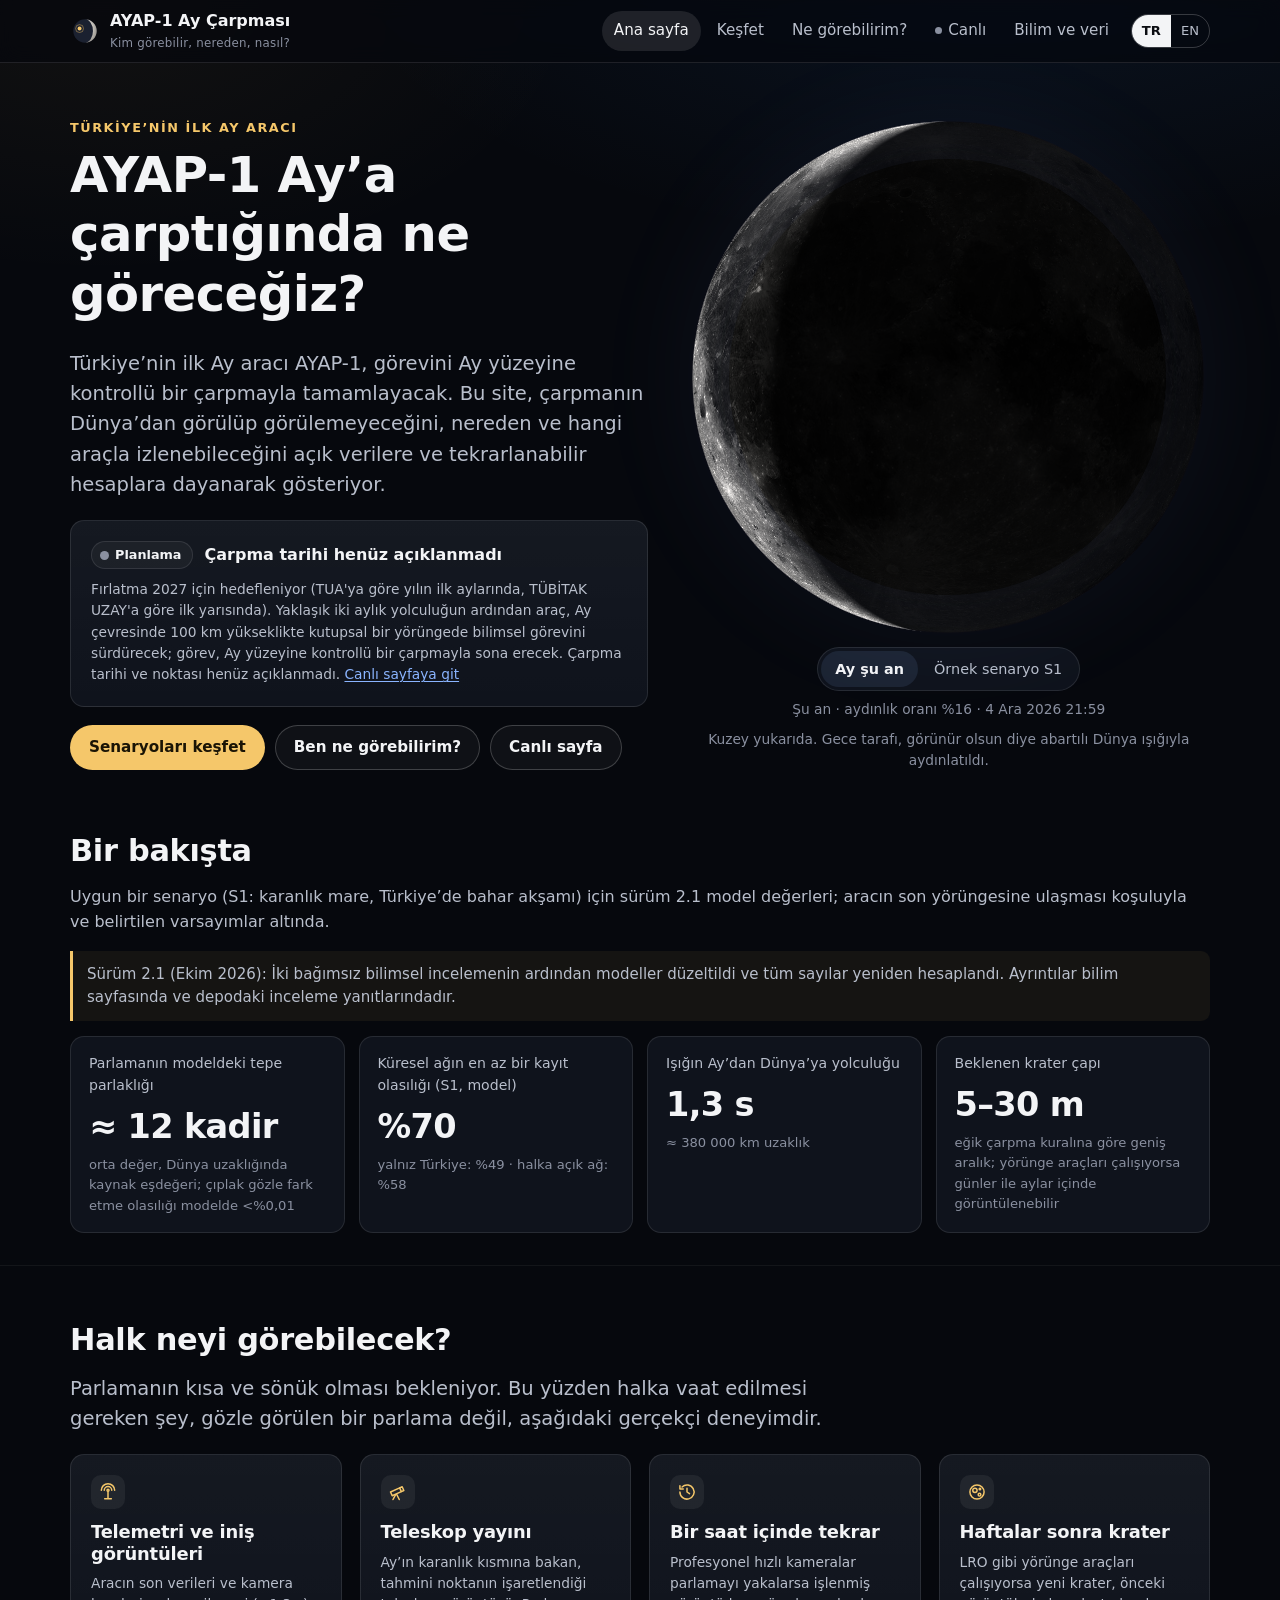
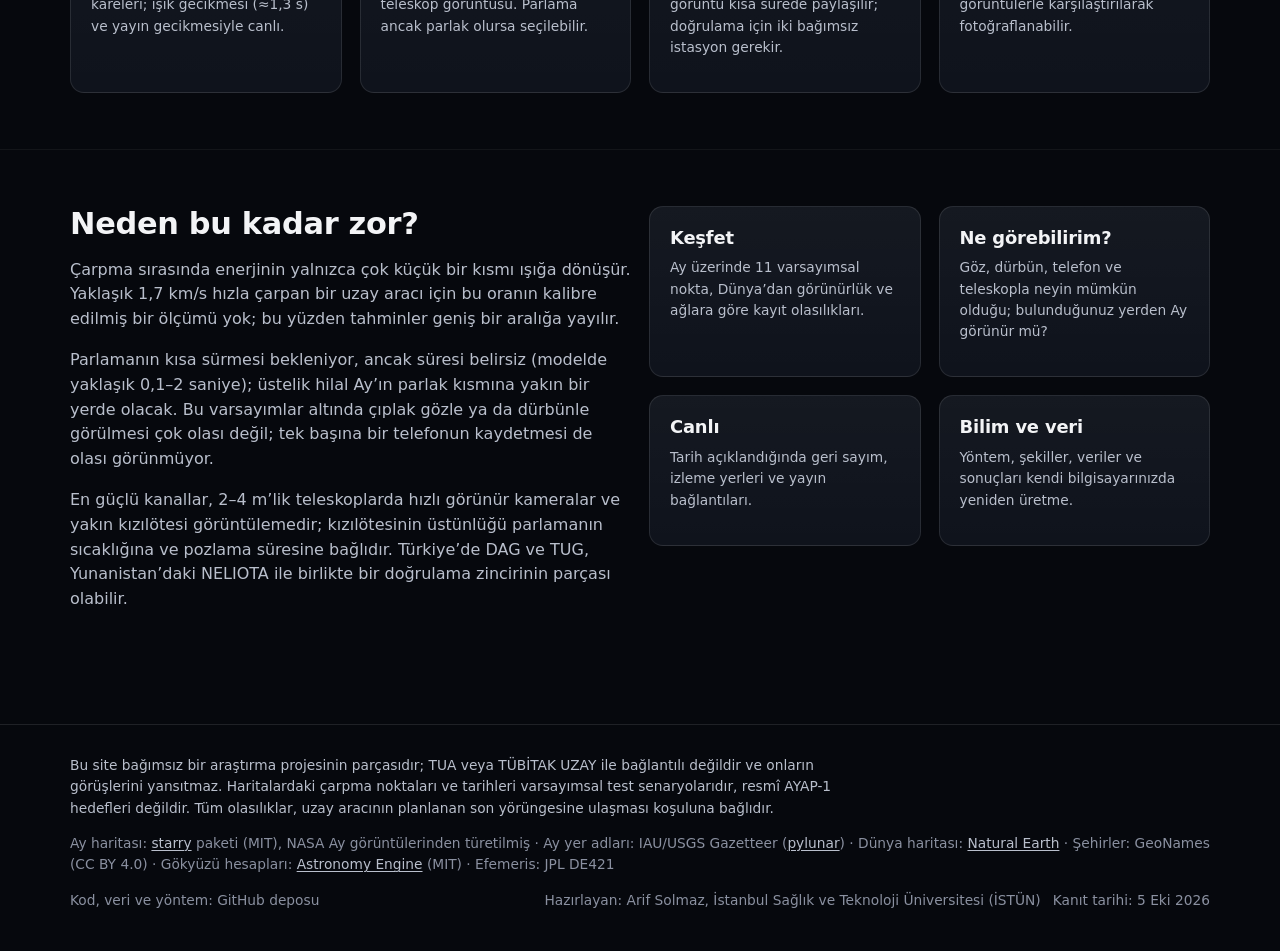
<file: site/index.html>
<!doctype html>
<html lang="tr">
<head>
<meta charset="utf-8">
<meta name="viewport" content="width=device-width, initial-scale=1">
<title>AYAP-1 Ay Çarpması</title>
<meta name="description" content="AYAP-1'in Ay'a çarpması Dünya'dan görülebilir mi? Kim, nereden, hangi araçla? Açık veriye dayalı etkileşimli rehber. / Could AYAP-1's lunar impact be seen from Earth? An open, interactive guide.">
<meta property="og:title" content="AYAP-1 Ay Çarpması — Kim görebilir, nereden, nasıl?">
<meta property="og:description" content="Türkiye'nin ilk Ay aracının görev sonu çarpmasının gözlenebilirliği: senaryolar, haritalar ve canlı takip.">
<meta property="og:image" content="assets/img/og.png">
<meta property="og:type" content="website">
<meta name="twitter:card" content="summary_large_image">
<meta name="theme-color" content="#06080d">
<link rel="icon" href="assets/img/favicon.svg" type="image/svg+xml">
<link rel="stylesheet" href="assets/css/style.css">
</head>
<body data-page="home">
<a class="skip" href="#main">Skip to content</a>
<header id="site-header"></header>
<main id="main">
  <section class="hero">
    <div class="container">
      <div>
        <div class="kicker" data-i18n="home.kicker"></div>
        <h1 data-i18n="home.title"></h1>
        <p class="lead" data-i18n="home.lead"></p>
        <div class="card" id="status-card" style="margin-top:20px">
          <div class="row"><span id="status-badge"></span><strong id="status-title"></strong></div>
          <p class="secondary small" id="status-body" style="margin:10px 0 0"></p>
        </div>
        <div class="cta">
          <a class="btn primary" href="explore.html" data-keep-lang data-i18n="home.cta_explore"></a>
          <a class="btn" href="see.html" data-keep-lang data-i18n="home.cta_see"></a>
          <a class="btn" href="live.html" data-keep-lang data-i18n="home.cta_live"></a>
        </div>
      </div>
      <div>
        <div class="hero-moon"><div class="halo"></div><canvas id="hero-moon" aria-label="Moon"></canvas></div>
        <div class="row" style="justify-content:center;margin-top:10px">
          <div class="tabs" role="tablist">
            <button role="tab" id="tab-now" aria-selected="true" data-i18n="home.moon_now"></button>
            <button role="tab" id="tab-s1" aria-selected="false" data-i18n="home.moon_s1"></button>
          </div>
        </div>
        <div class="moon-caption" id="moon-caption"></div>
        <div class="moon-caption small" data-i18n="home.moon_note"></div>
      </div>
    </div>
  </section>

  <section class="section tight">
    <div class="container">
      <h2 data-i18n="home.numbers_title"></h2>
      <p class="secondary" data-i18n="home.numbers_lead"></p>
      <p class="note" data-i18n="common.revision"></p>
      <div class="stats" id="stats"></div>
    </div>
  </section>

  <section class="section">
    <div class="container">
      <h2 data-i18n="home.see_title"></h2>
      <p class="lead" data-i18n="home.see_lead"></p>
      <div class="grid four" style="margin-top:20px">
        <div class="card"><div class="icon" aria-hidden="true"><svg viewBox="0 0 24 24" width="20" height="20" fill="none" stroke="currentColor" stroke-width="1.8" stroke-linecap="round" stroke-linejoin="round"><path d="M4 10a8 8 0 0 1 16 0"/><path d="M7.5 10a4.5 4.5 0 0 1 9 0"/><circle cx="12" cy="10" r="1.2"/><path d="M12 11.5V20M8 20h8"/></svg></div><h3 data-i18n="home.see1_t"></h3><p class="secondary small" data-i18n="home.see1_d"></p></div>
        <div class="card"><div class="icon" aria-hidden="true"><svg viewBox="0 0 24 24" width="20" height="20" fill="none" stroke="currentColor" stroke-width="1.8" stroke-linecap="round" stroke-linejoin="round"><path d="M3 12l11-5 2 4.5-11 5z"/><path d="M14 7l3-1.3 2 4.5-3 1.3"/><path d="M9 15.5l-3 5.5M10.5 15l3 6"/></svg></div><h3 data-i18n="home.see2_t"></h3><p class="secondary small" data-i18n="home.see2_d"></p></div>
        <div class="card"><div class="icon" aria-hidden="true"><svg viewBox="0 0 24 24" width="20" height="20" fill="none" stroke="currentColor" stroke-width="1.8" stroke-linecap="round" stroke-linejoin="round"><path d="M3.5 12a8.5 8.5 0 1 0 2.6-6.1"/><path d="M3.5 4.5v4h4"/><path d="M12 7.5V12l3 2"/></svg></div><h3 data-i18n="home.see3_t"></h3><p class="secondary small" data-i18n="home.see3_d"></p></div>
        <div class="card"><div class="icon" aria-hidden="true"><svg viewBox="0 0 24 24" width="20" height="20" fill="none" stroke="currentColor" stroke-width="1.8" stroke-linecap="round" stroke-linejoin="round"><circle cx="12" cy="12" r="8.5"/><circle cx="9.5" cy="10" r="2.6"/><circle cx="15" cy="15.2" r="1.6"/><circle cx="15.5" cy="8.5" r="0.9"/></svg></div><h3 data-i18n="home.see4_t"></h3><p class="secondary small" data-i18n="home.see4_d"></p></div>
      </div>
    </div>
  </section>

  <section class="section">
    <div class="container grid two" style="align-items:start">
      <div>
        <h2 data-i18n="home.why_title"></h2>
        <p class="secondary" data-i18n="home.why_p1"></p>
        <p class="secondary" data-i18n="home.why_p2"></p>
        <p class="secondary" data-i18n="home.why_p3"></p>
      </div>
      <div class="grid two">
        <a class="card" href="explore.html" data-keep-lang><h3 data-i18n="home.go_explore_t"></h3><p class="secondary small" data-i18n="home.go_explore_d"></p></a>
        <a class="card" href="see.html" data-keep-lang><h3 data-i18n="home.go_see_t"></h3><p class="secondary small" data-i18n="home.go_see_d"></p></a>
        <a class="card" href="live.html" data-keep-lang><h3 data-i18n="home.go_live_t"></h3><p class="secondary small" data-i18n="home.go_live_d"></p></a>
        <a class="card" href="science.html" data-keep-lang><h3 data-i18n="home.go_science_t"></h3><p class="secondary small" data-i18n="home.go_science_d"></p></a>
      </div>
    </div>
  </section>
</main>
<footer id="site-footer"></footer>
<script src="assets/vendor/astronomy.browser.min.js"></script>
<script type="module" src="assets/js/pages/home.js"></script>
</body>
</html>
</file>
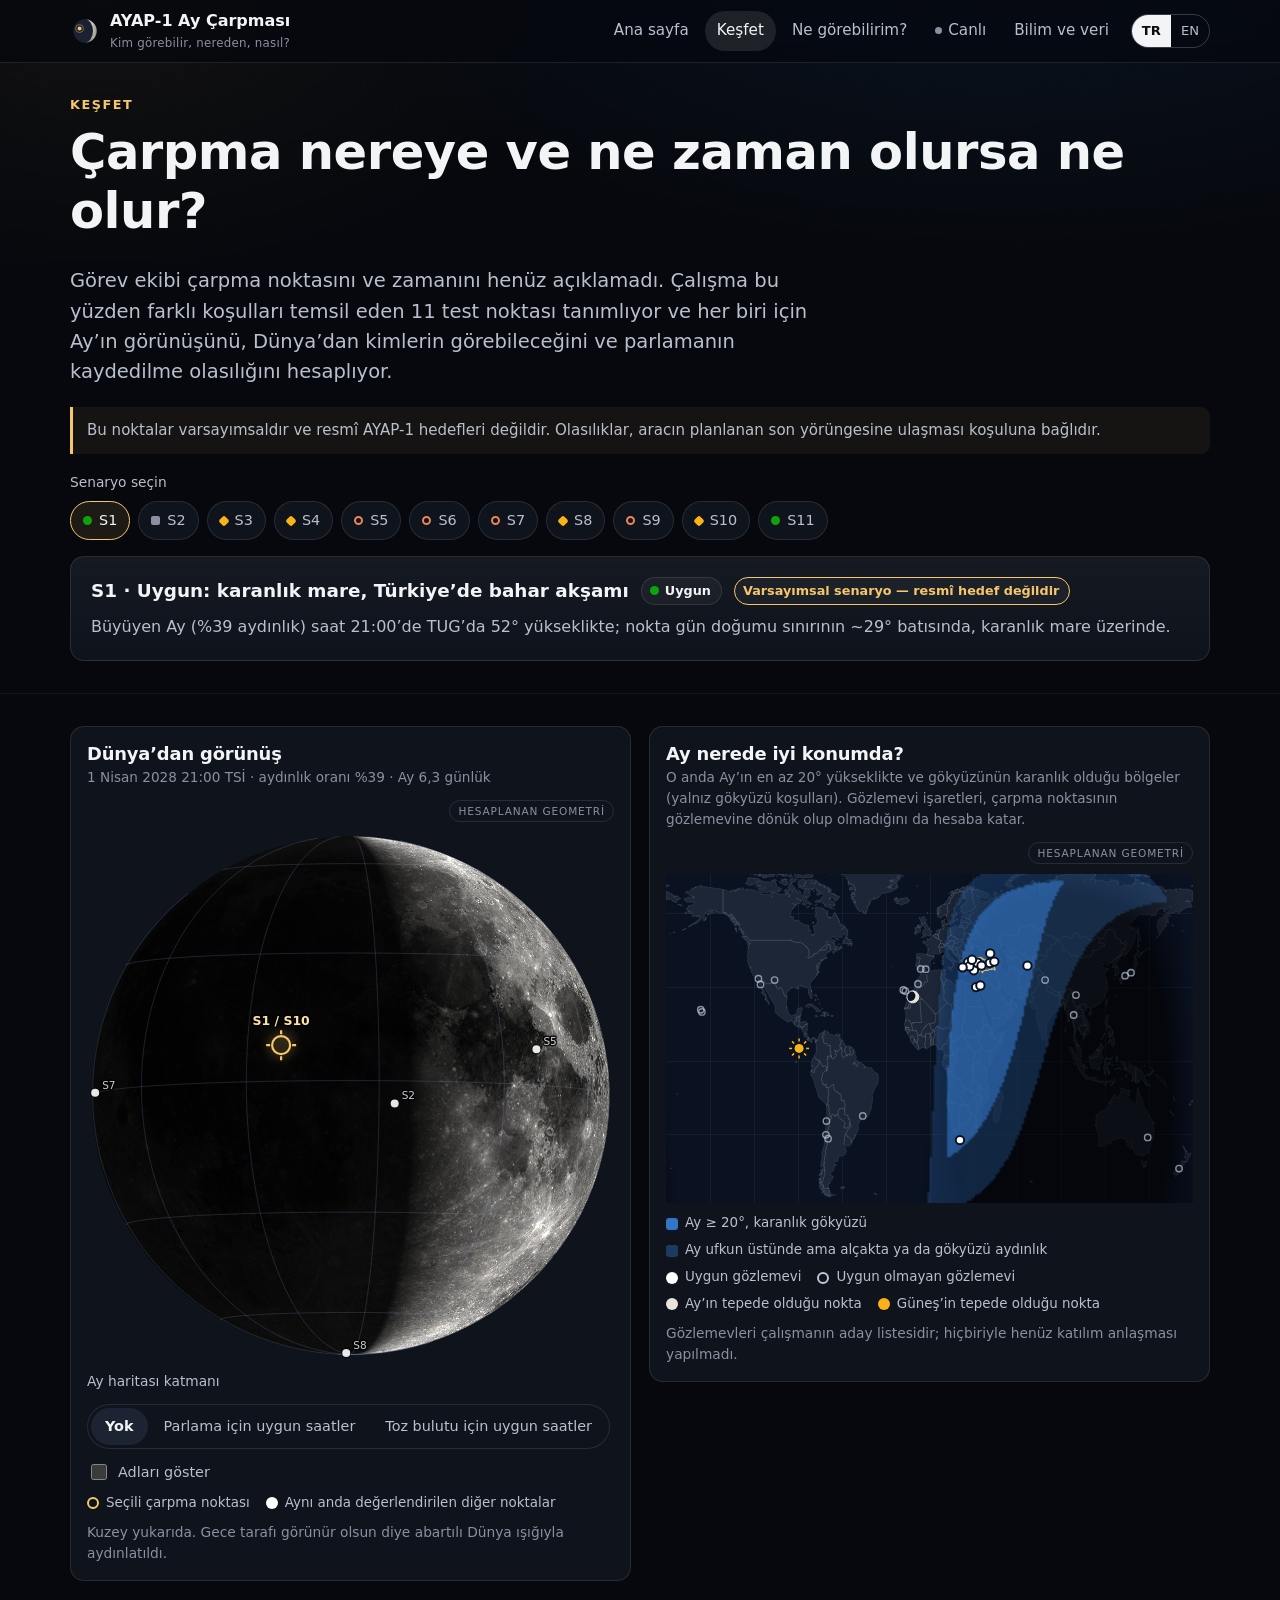
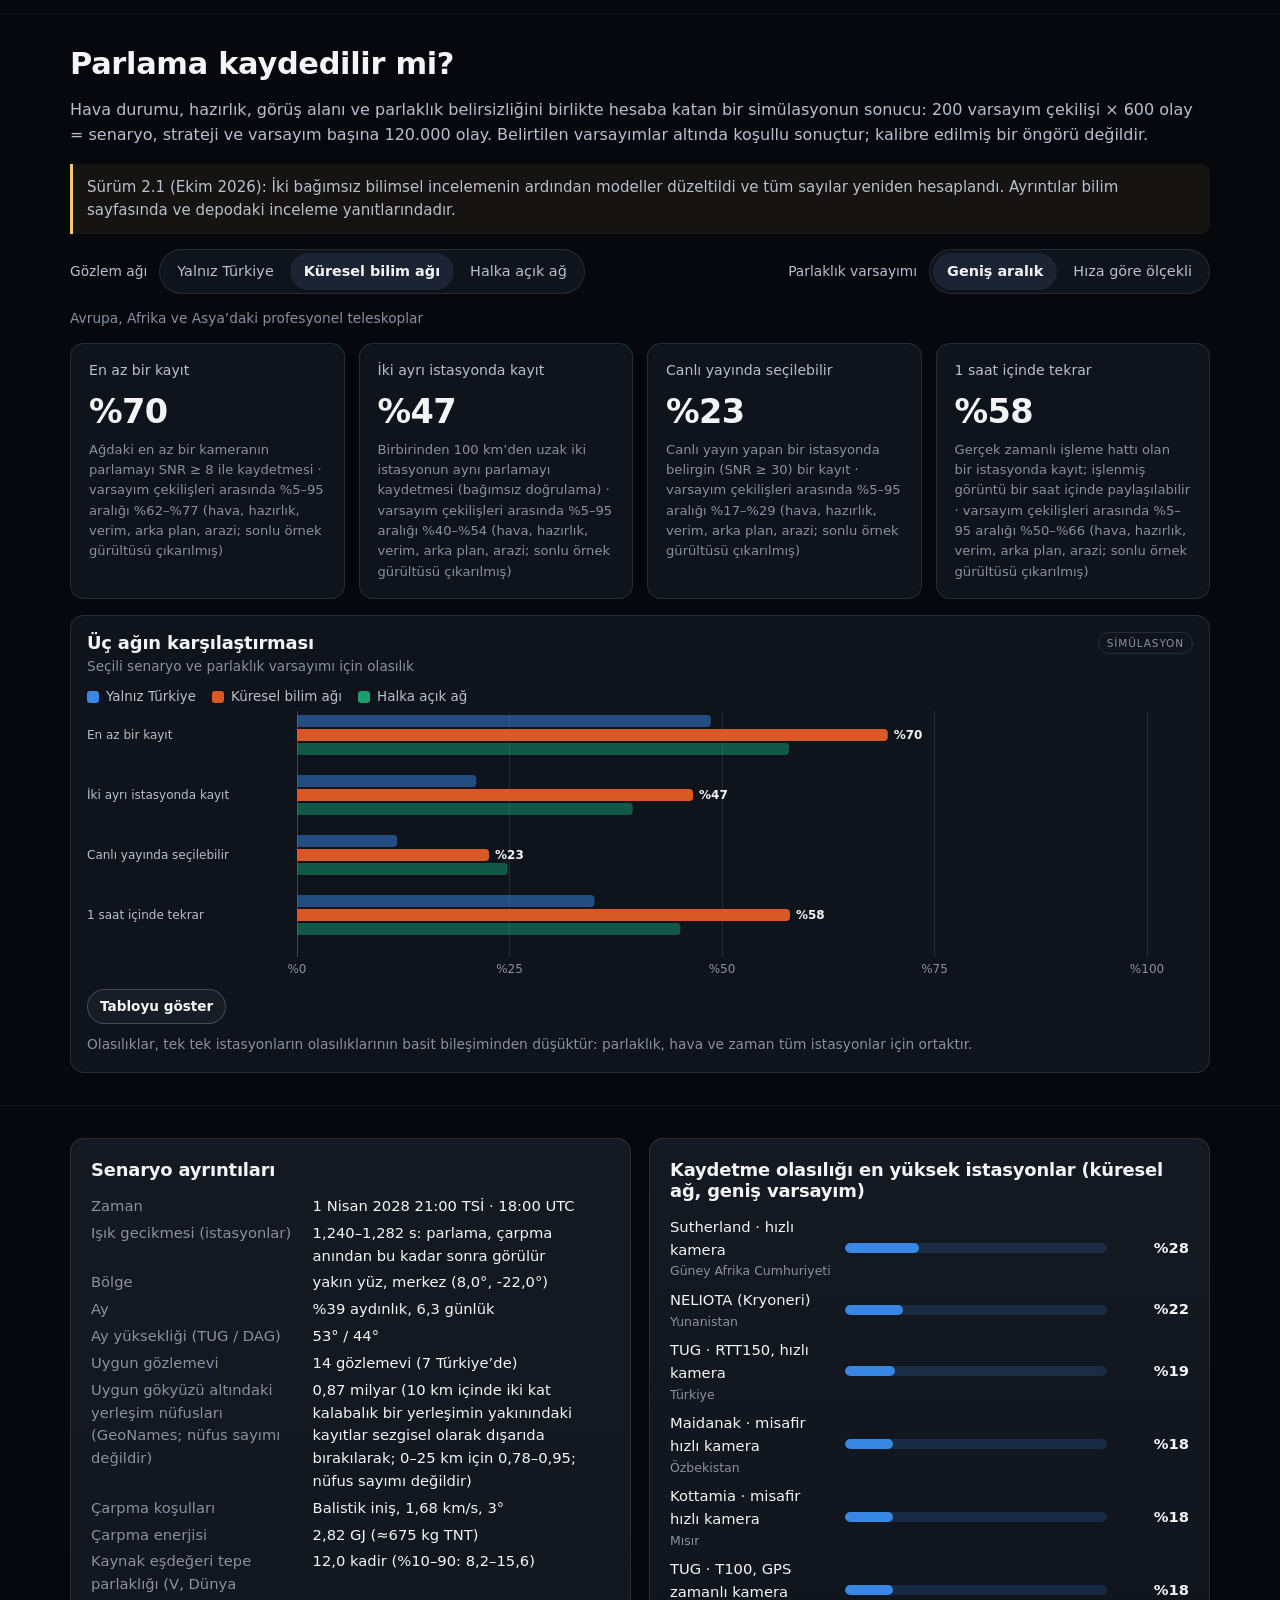
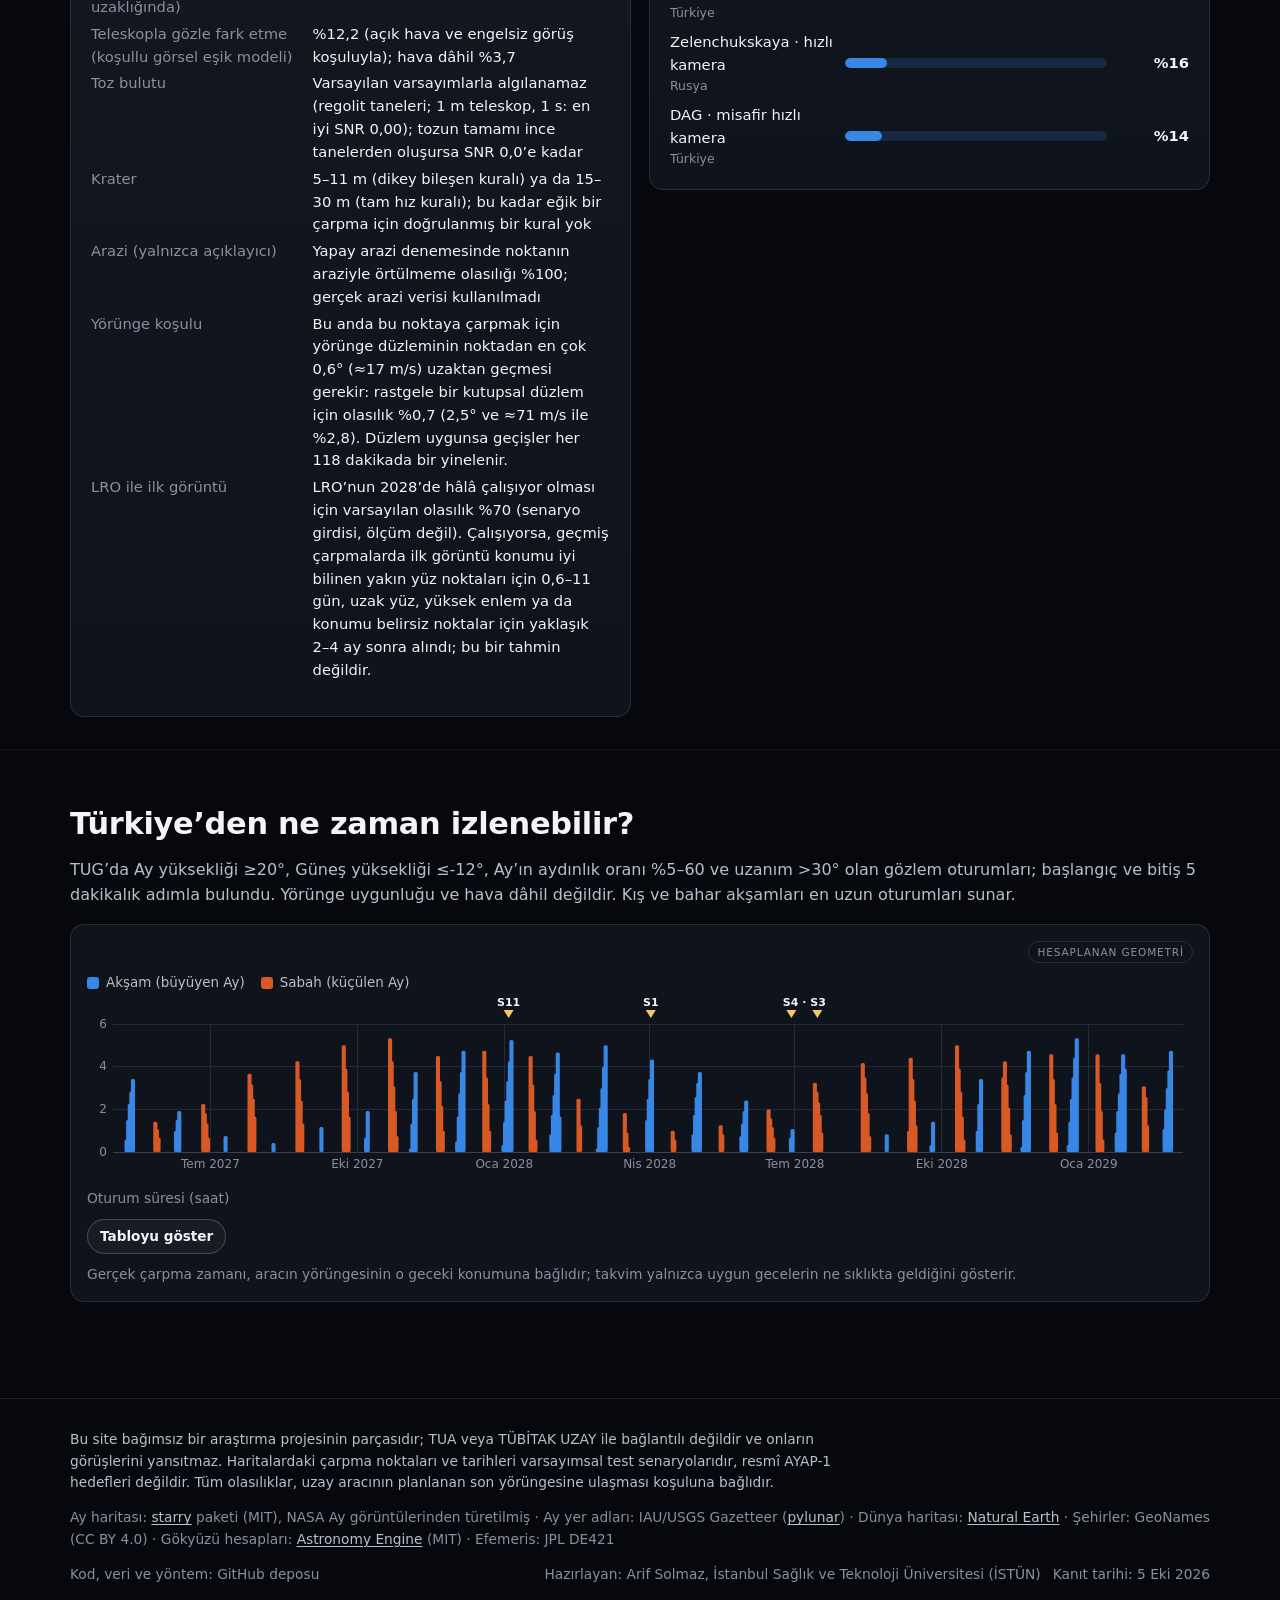
<file: site/explore.html>
<!doctype html>
<html lang="tr">
<head>
<meta charset="utf-8">
<meta name="viewport" content="width=device-width, initial-scale=1">
<title>Keşfet · AYAP-1 Ay Çarpması</title>
<meta name="description" content="11 varsayımsal çarpma senaryosu: Ay'ın görünüşü, Dünya'dan kimlerin görebileceği ve parlamanın kaydedilme olasılıkları.">
<meta property="og:title" content="AYAP-1 Ay Çarpması — Senaryoları keşfet">
<meta property="og:image" content="assets/img/og.png">
<meta name="theme-color" content="#06080d">
<link rel="icon" href="assets/img/favicon.svg" type="image/svg+xml">
<link rel="stylesheet" href="assets/css/style.css">
</head>
<body data-page="explore" data-title-key="nav.explore">
<a class="skip" href="#main">Skip to content</a>
<header id="site-header"></header>
<main id="main">
  <section class="section tight">
    <div class="container">
      <div class="kicker" data-i18n="ex.kicker"></div>
      <h1 data-i18n="ex.title"></h1>
      <p class="lead" data-i18n="ex.lead"></p>
      <p class="note" data-i18n="ex.note_hyp"></p>
      <div style="margin-top:18px">
        <div class="small secondary" style="margin-bottom:8px" data-i18n="ex.pick_label"></div>
        <div class="chips" id="chips" role="group"></div>
      </div>
      <div class="card" id="scenario-head" style="margin-top:16px"></div>
    </div>
  </section>

  <section class="section tight">
    <div class="container grid two" style="align-items:start">
      <div class="viz">
        <div class="viz-head"><div><h3 data-i18n="ex.moon_title"></h3><div class="sub" id="moon-sub"></div></div><span class="evid" data-i18n="common.geometry"></span></div>
        <div class="moon-wrap"><canvas id="moon" aria-label="Moon view"></canvas></div>
        <div class="row" style="margin-top:12px">
          <span class="small secondary" data-i18n="ex.heat_label"></span>
          <div class="tabs" id="heat-tabs" role="tablist">
            <button role="tab" data-heat="" aria-selected="true" data-i18n="ex.heat_off"></button>
            <button role="tab" data-heat="h_tr" aria-selected="false" data-i18n="ex.heat_tr"></button>
            <button role="tab" data-heat="h_plume_tr" aria-selected="false" data-i18n="ex.heat_plume"></button>
          </div>
          <label class="toggle"><input type="checkbox" id="labels"> <span data-i18n="ex.labels"></span></label>
        </div>
        <p class="small secondary hidden" id="heat-legend" style="margin:10px 0 0"></p>
        <div class="legend">
          <span class="key"><span class="sw ring" style="color:#f5c76a"></span><span data-i18n="ex.moon_legend_site"></span></span>
          <span class="key"><span class="sw round" style="background:#fff"></span><span data-i18n="ex.moon_legend_other"></span></span>
        </div>
        <p class="note hidden" id="farside" style="margin-top:10px" data-i18n="ex.moon_farside"></p>
        <p class="small muted" style="margin:8px 0 0" data-i18n="ex.moon_caption"></p>
      </div>
      <div class="viz">
        <div class="viz-head"><div><h3 data-i18n="ex.earth_title"></h3><div class="sub" data-i18n="ex.earth_sub"></div></div><span class="evid" data-i18n="common.geometry"></span></div>
        <div class="map-wrap" style="aspect-ratio:1.6/1"><canvas id="earth" aria-label="Earth map"></canvas></div>
        <div class="legend">
          <span class="key"><span class="sw" style="background:rgba(57,135,229,.85)"></span><span data-i18n="ex.earth_legend_good"></span></span>
          <span class="key"><span class="sw" style="background:rgba(57,135,229,.35)"></span><span data-i18n="ex.earth_legend_twilight"></span></span>
          <span class="key"><span class="sw round" style="background:#fff"></span><span data-i18n="ex.earth_legend_avail"></span></span>
          <span class="key"><span class="sw ring" style="color:#bec6d7"></span><span data-i18n="ex.earth_legend_unavail"></span></span>
          <span class="key"><span class="sw round" style="background:#e8e4da"></span><span data-i18n="ex.earth_legend_moon"></span></span>
          <span class="key"><span class="sw round" style="background:#fab219"></span><span data-i18n="ex.earth_legend_sun"></span></span>
        </div>
        <p class="small muted" style="margin:8px 0 0" data-i18n="ex.earth_caption"></p>
        <p class="note hidden" id="earth-occ" style="margin-top:10px" data-i18n="ex.earth_occulted"></p>
      </div>
    </div>
  </section>

  <section class="section tight">
    <div class="container">
      <h2 data-i18n="ex.odds_title"></h2>
      <p class="secondary" data-i18n="ex.odds_lead"></p>
      <p class="note" data-i18n="common.revision"></p>
      <div class="row" style="margin:14px 0">
        <span class="small secondary" data-i18n="ex.network_label"></span>
        <div class="tabs" id="net-tabs" role="tablist"></div>
        <span class="spacer"></span>
        <span class="small secondary" data-i18n="prior.label"></span>
        <div class="tabs" id="prior-tabs" role="tablist">
          <button role="tab" data-prior="wide" aria-selected="true" data-i18n="prior.wide"></button>
          <button role="tab" data-prior="vs" aria-selected="false" data-i18n="prior.vs"></button>
        </div>
      </div>
      <p class="small muted" id="net-desc"></p>
      <div class="stats" id="odds-stats"></div>
      <div class="viz" style="margin-top:16px">
        <div class="viz-head"><div><h3 data-i18n="ex.odds_chart_title"></h3><div class="sub" data-i18n="ex.odds_chart_sub"></div></div><span class="evid" data-i18n="common.simulation"></span></div>
        <div id="odds-chart"></div>
        <div id="odds-table"></div>
        <p class="small muted" style="margin:10px 0 0" data-i18n="ex.odds_note"></p>
      </div>
    </div>
  </section>

  <section class="section tight">
    <div class="container grid two" style="align-items:start">
      <div class="card">
        <h3 data-i18n="ex.detail_title"></h3>
        <dl class="kv" id="details"></dl>
      </div>
      <div class="card">
        <h3 id="stations-title"></h3>
        <div class="ladder" id="stations"></div>
      </div>
    </div>
  </section>

  <section class="section">
    <div class="container">
      <h2 data-i18n="ex.cal_title"></h2>
      <p class="secondary" id="cal-lead"></p>
      <div class="viz">
        <div class="viz-head" style="justify-content:flex-end;margin:0"><span class="evid" data-i18n="common.geometry"></span></div>
        <div id="calendar"></div>
        <div id="calendar-table"></div>
        <p class="small muted" style="margin:10px 0 0" data-i18n="ex.cal_note"></p>
      </div>
    </div>
  </section>
</main>
<footer id="site-footer"></footer>
<script src="assets/vendor/astronomy.browser.min.js"></script>
<script type="module" src="assets/js/pages/explore.js"></script>
</body>
</html>
</file>
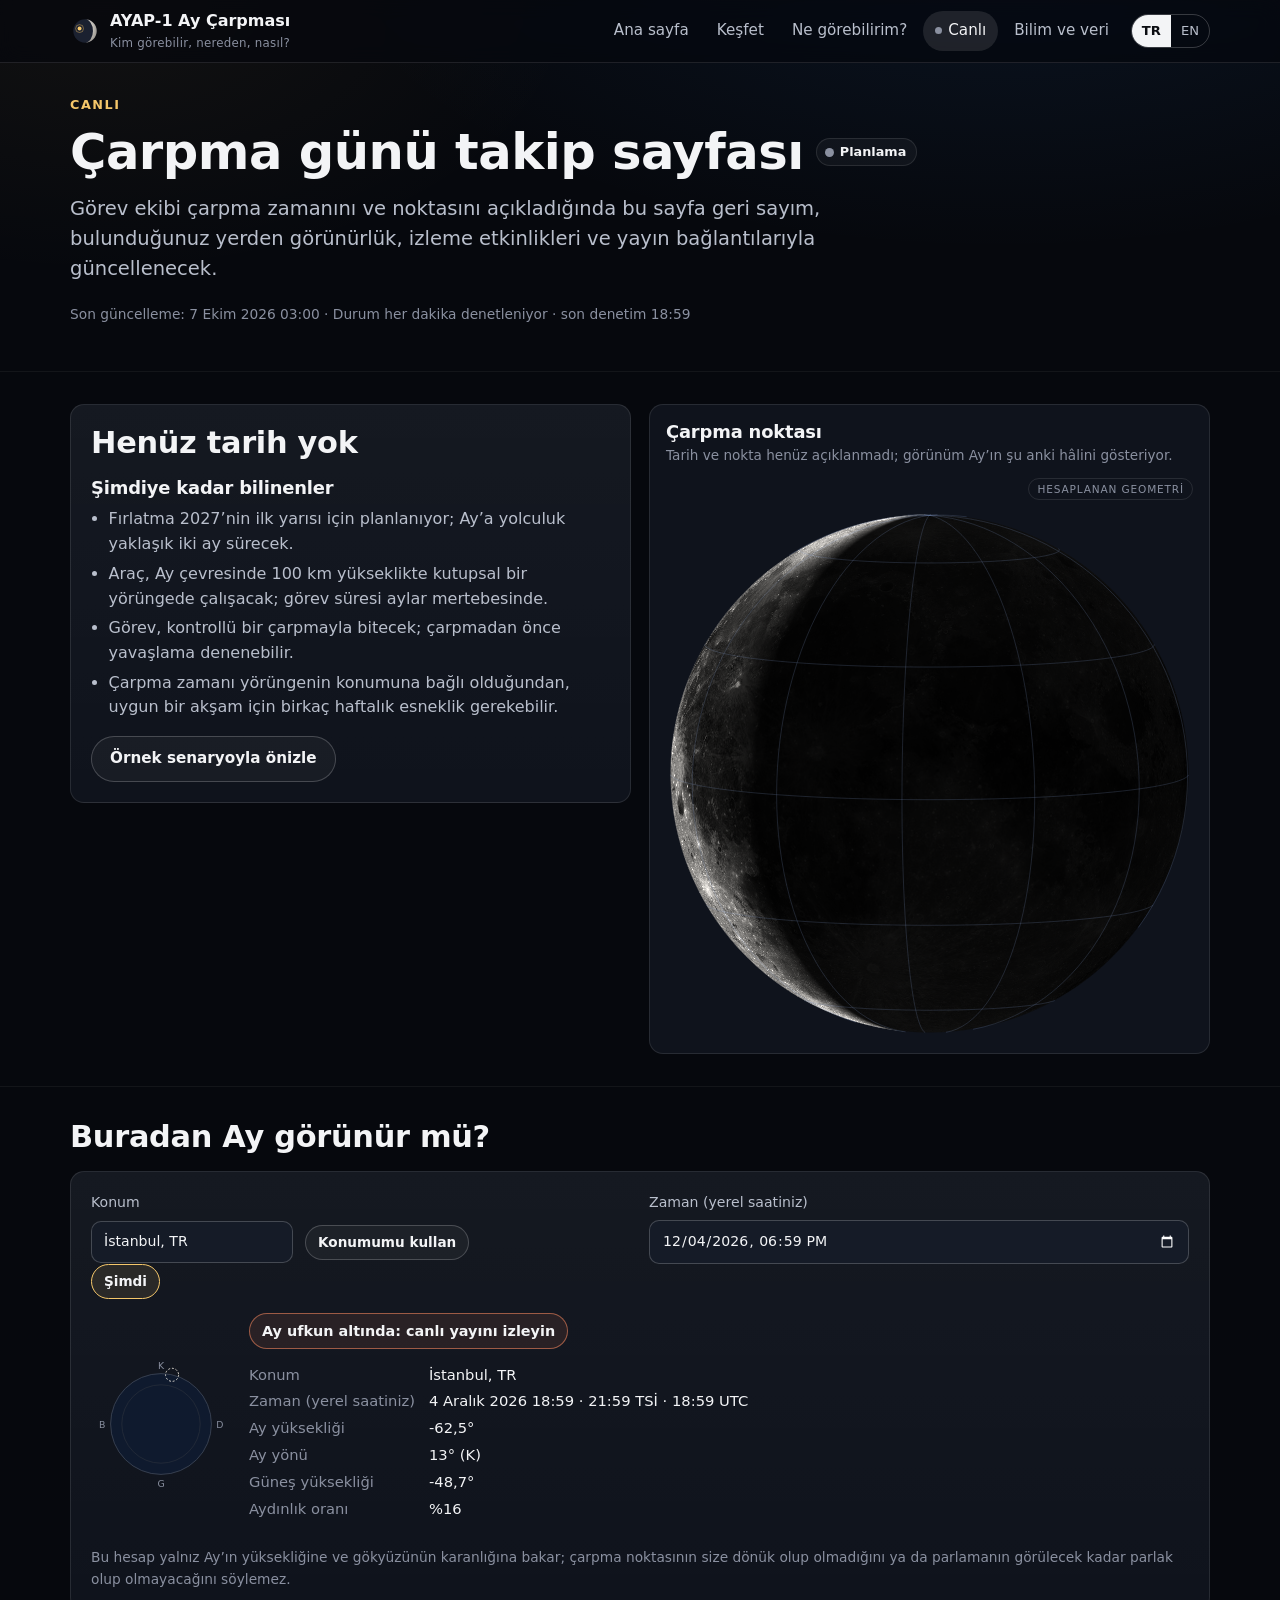
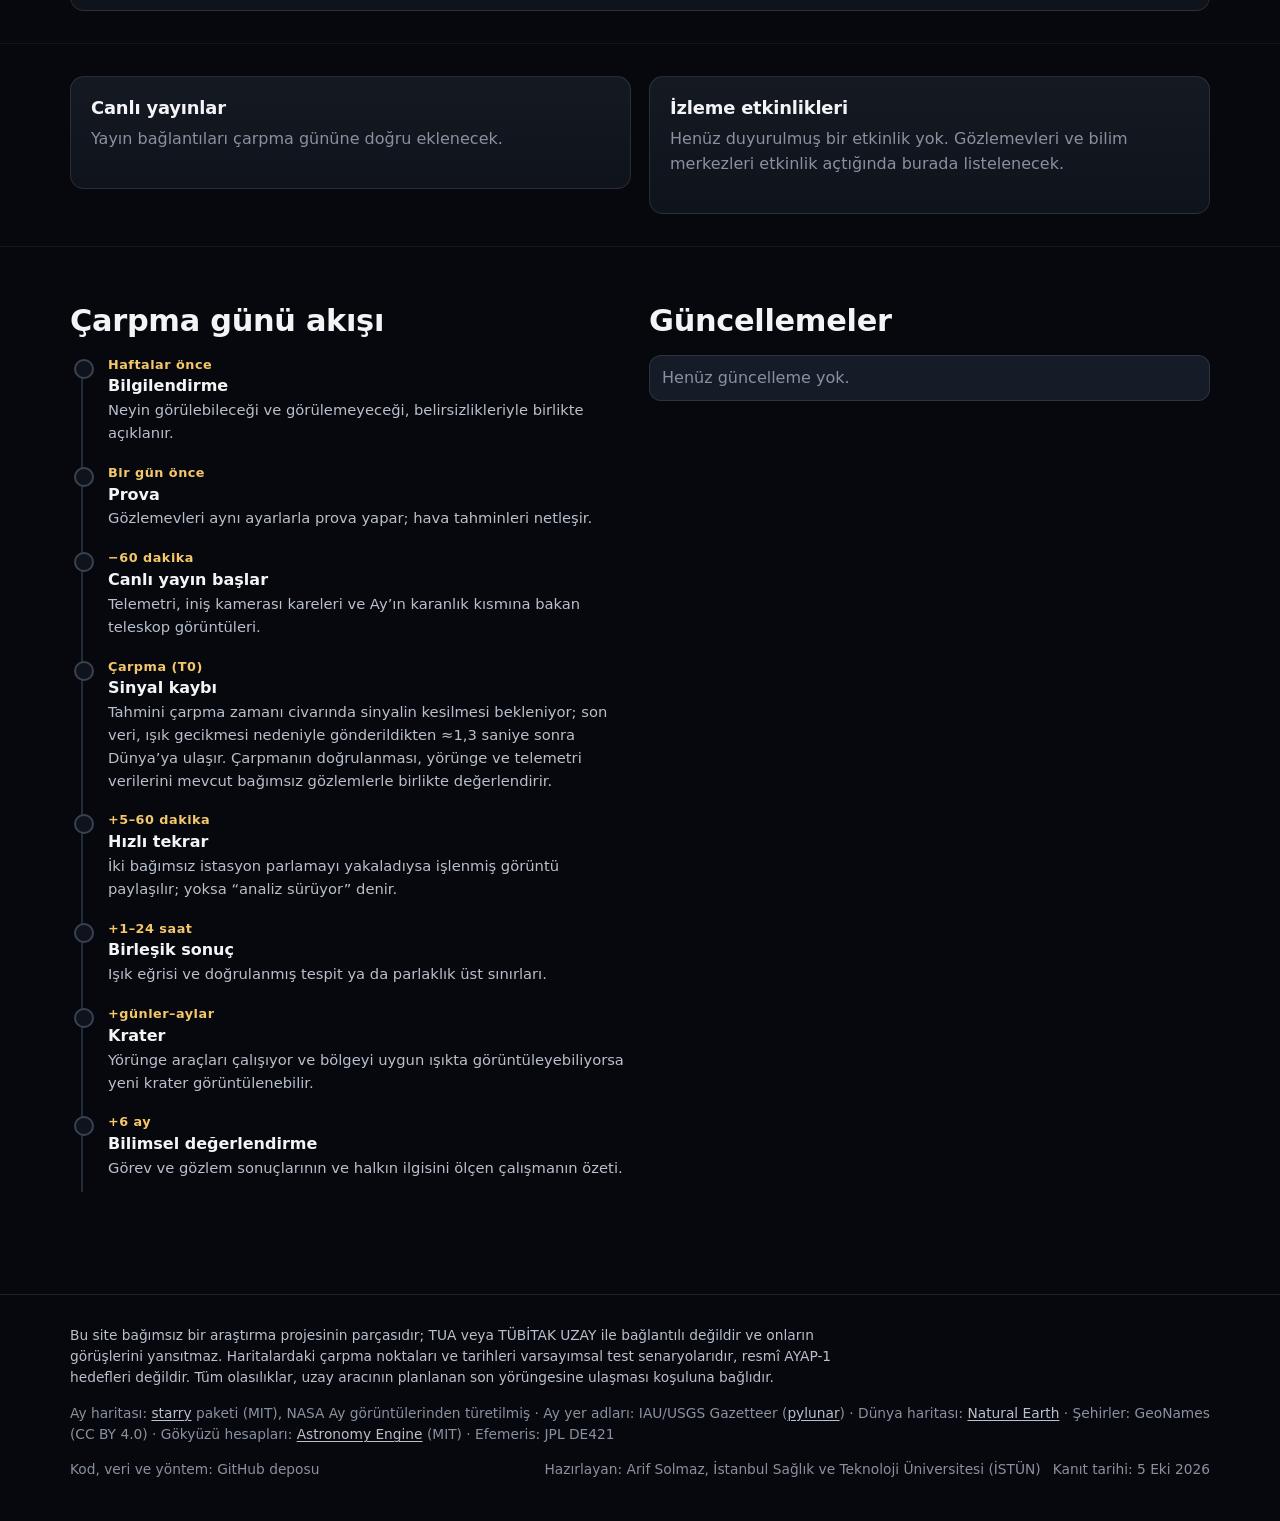
<file: site/live.html>
<!doctype html>
<html lang="tr">
<head>
<meta charset="utf-8">
<meta name="viewport" content="width=device-width, initial-scale=1">
<title>Canlı · AYAP-1 Ay Çarpması</title>
<meta name="description" content="AYAP-1 Ay çarpması günü takip sayfası: geri sayım, bulunduğunuz yerden görünürlük, izleme etkinlikleri ve canlı yayınlar.">
<meta property="og:title" content="AYAP-1 Ay Çarpması — Canlı takip">
<meta property="og:image" content="assets/img/og.png">
<meta name="theme-color" content="#06080d">
<link rel="icon" href="assets/img/favicon.svg" type="image/svg+xml">
<link rel="stylesheet" href="assets/css/style.css">
</head>
<body data-page="live" data-title-key="nav.live">
<a class="skip" href="#main">Skip to content</a>
<header id="site-header"></header>
<main id="main">
  <section class="section tight">
    <div class="container">
      <div class="kicker" data-i18n="live.kicker"></div>
      <div class="row"><h1 data-i18n="live.title" style="margin:0"></h1><span id="status-badge"></span></div>
      <p class="lead" style="margin-top:12px" data-i18n="live.lead"></p>
      <p class="small muted" id="updated"></p>
      <div class="banner-demo hidden" id="demo-banner" data-i18n="live.demo_banner"></div>
    </div>
  </section>

  <section class="section tight">
    <div class="container grid two" style="align-items:start">
      <div>
        <div class="card" id="planning">
          <h2 data-i18n="live.planning_title"></h2>
          <h3 data-i18n="live.known_title"></h3>
          <ul class="clean">
            <li data-i18n="live.known_1"></li><li data-i18n="live.known_2"></li><li data-i18n="live.known_3"></li><li data-i18n="live.known_4"></li>
          </ul>
          <button class="btn" id="demo-btn" type="button" data-i18n="live.demo_btn"></button>
        </div>
        <div class="card hidden" id="countdown-card">
          <h2 data-i18n="live.countdown_title"></h2>
          <div class="countdown" id="countdown" aria-live="off"></div>
          <dl class="kv" id="times"></dl>
          <p class="small muted" id="uncertainty" style="margin:10px 0 0"></p>
          <button class="btn small hidden" id="demo-exit" type="button" style="margin-top:12px" data-i18n="live.demo_exit"></button>
        </div>
        <div class="card hidden" id="results-card"><h2 data-i18n="live.results_title"></h2><div id="results"></div></div>
      </div>
      <div class="viz">
        <div class="viz-head"><div><h3 data-i18n="live.target_title"></h3><div class="sub" id="target-sub"></div></div><span class="evid" data-i18n="common.geometry"></span></div>
        <div class="moon-wrap"><canvas id="moon" aria-label="Moon at impact time"></canvas></div>
      </div>
    </div>
  </section>

  <section class="section tight">
    <div class="container">
      <h2 data-i18n="live.where_title"></h2>
      <div class="card" id="loc"></div>
    </div>
  </section>

  <section class="section tight">
    <div class="container grid two" style="align-items:start">
      <div class="card"><h3 data-i18n="live.streams_title"></h3><div id="streams"></div></div>
      <div class="card"><h3 data-i18n="live.watch_title"></h3><div id="watch"></div></div>
    </div>
  </section>

  <section class="section">
    <div class="container grid two" style="align-items:start">
      <div><h2 data-i18n="live.timeline_title"></h2><ol class="timeline" id="timeline"></ol></div>
      <div><h2 data-i18n="live.updates_title"></h2><ul class="updates" id="updates"></ul></div>
    </div>
  </section>
</main>
<footer id="site-footer"></footer>
<script src="assets/vendor/astronomy.browser.min.js"></script>
<script type="module" src="assets/js/pages/live.js"></script>
</body>
</html>
</file>
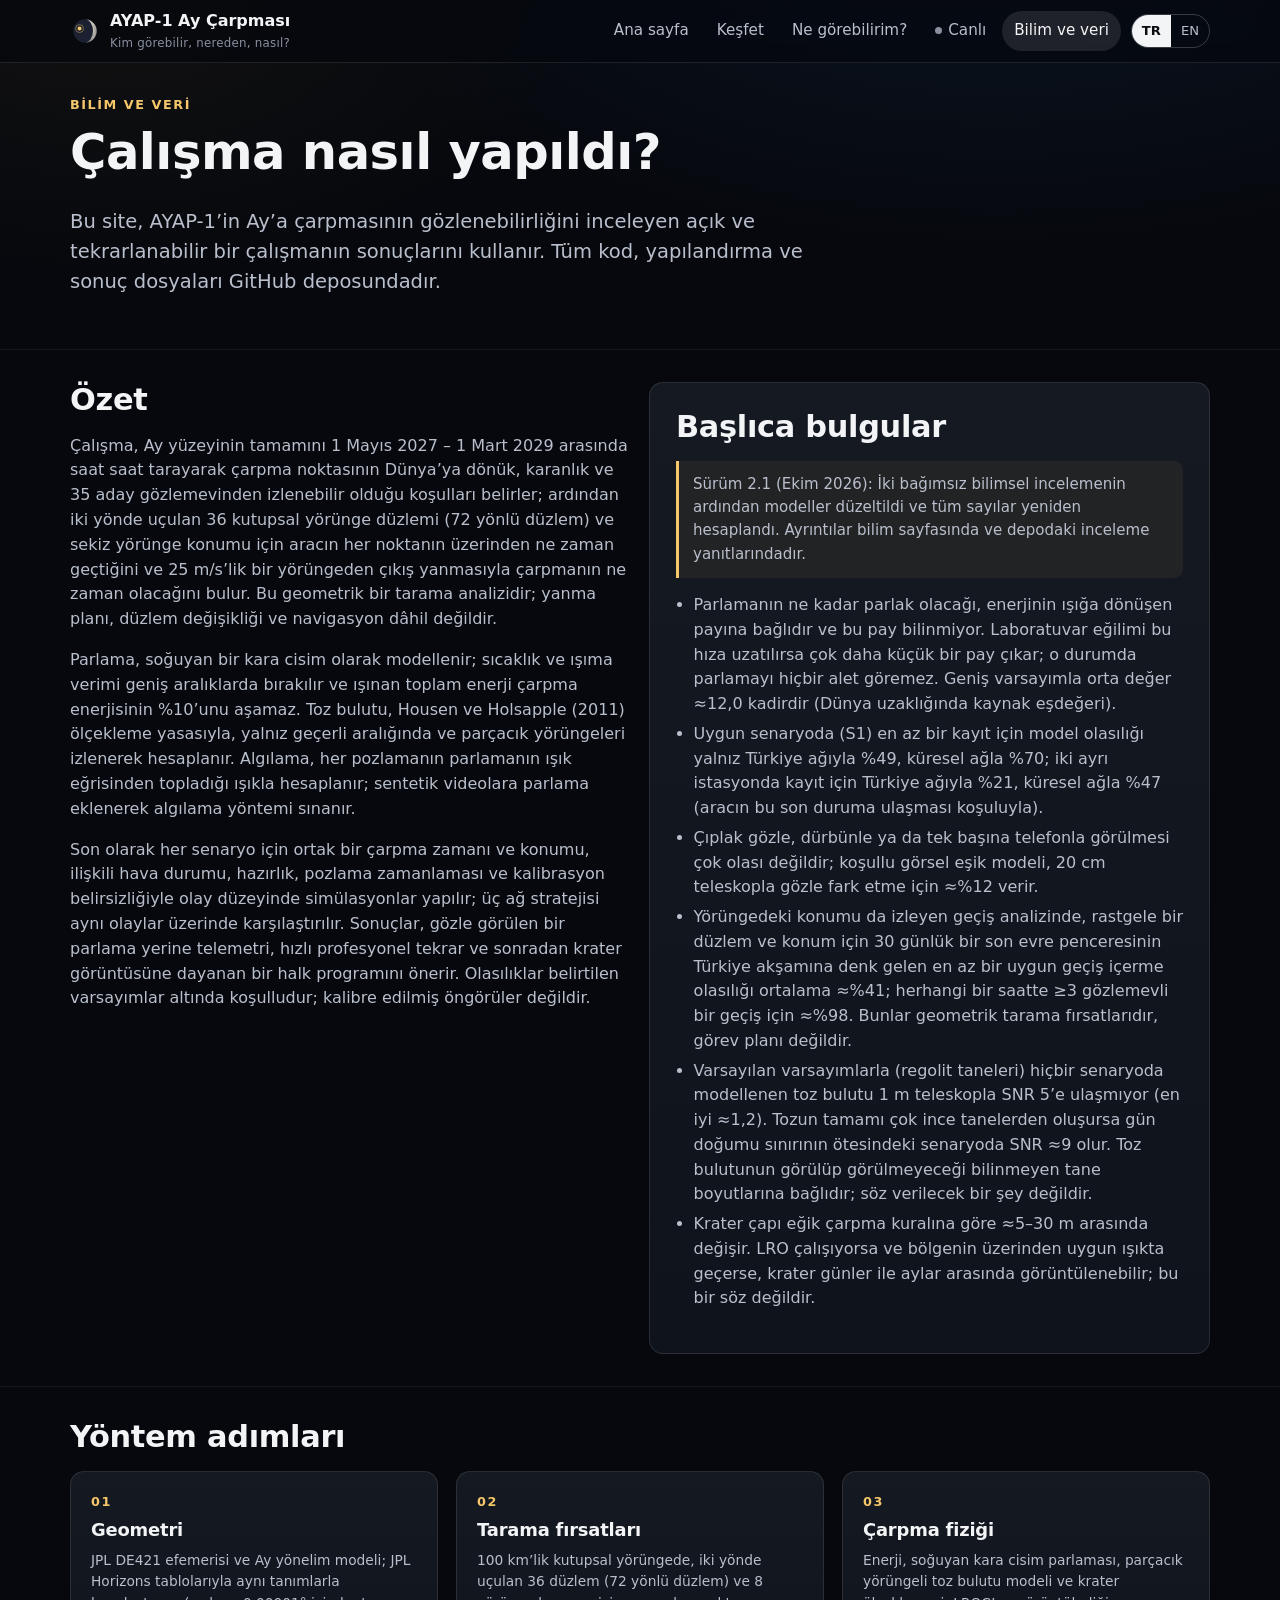
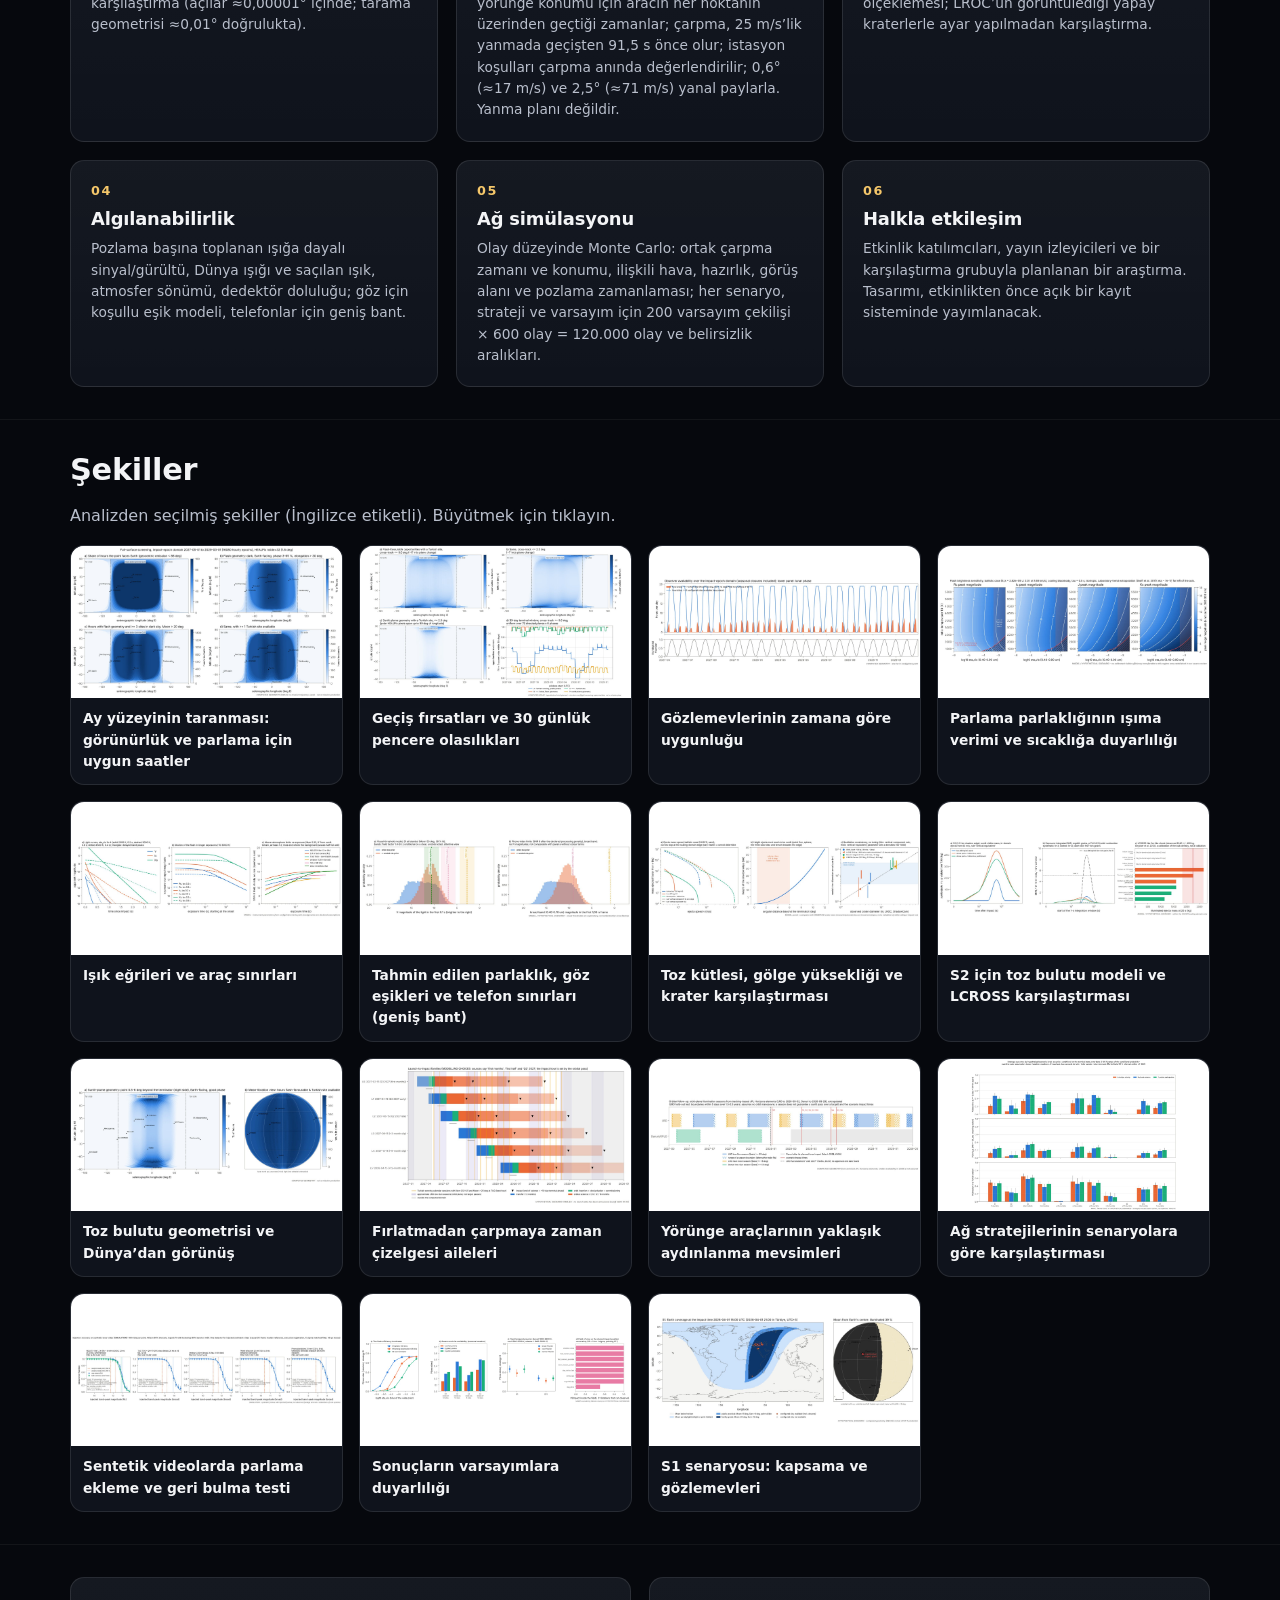
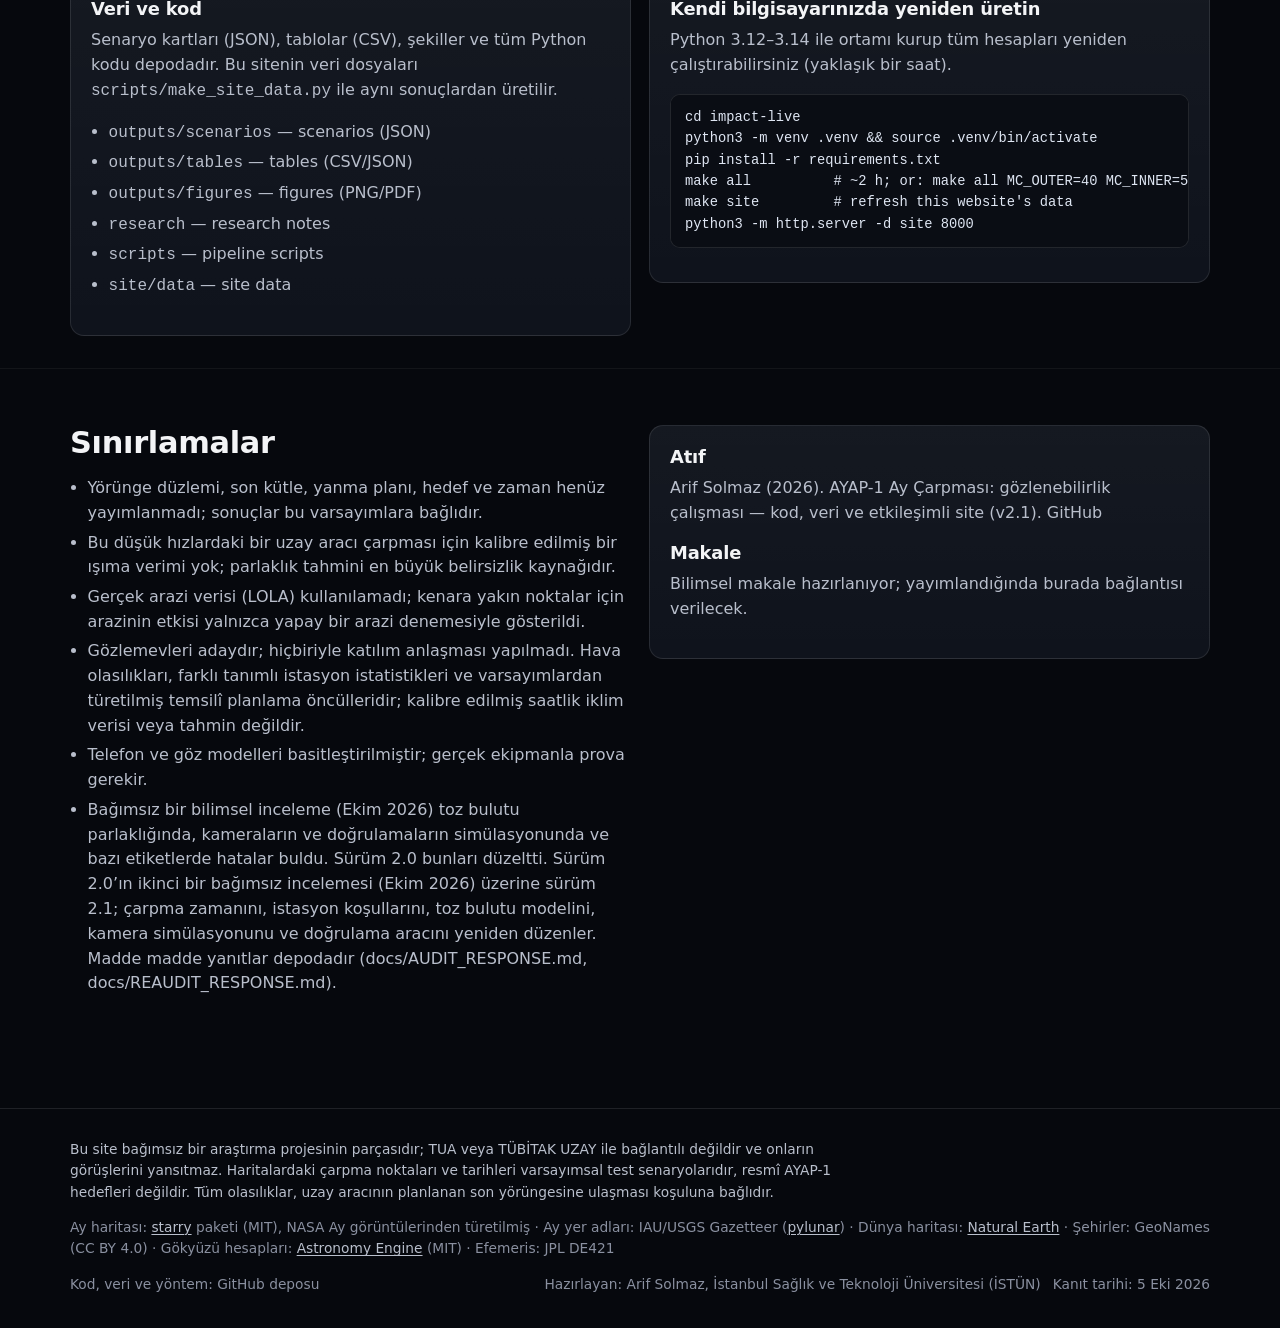
<file: site/science.html>
<!doctype html>
<html lang="tr">
<head>
<meta charset="utf-8">
<meta name="viewport" content="width=device-width, initial-scale=1">
<title>Bilim ve veri · AYAP-1 Ay Çarpması</title>
<meta name="description" content="AYAP-1 Ay çarpması gözlenebilirlik çalışmasının yöntemi, şekilleri, verileri ve yeniden üretme adımları.">
<meta property="og:title" content="AYAP-1 Ay Çarpması — Bilim ve veri">
<meta property="og:image" content="assets/img/og.png">
<meta name="theme-color" content="#06080d">
<link rel="icon" href="assets/img/favicon.svg" type="image/svg+xml">
<link rel="stylesheet" href="assets/css/style.css">
</head>
<body data-page="science" data-title-key="nav.science">
<a class="skip" href="#main">Skip to content</a>
<header id="site-header"></header>
<main id="main">
  <section class="section tight">
    <div class="container">
      <div class="kicker" data-i18n="sci.kicker"></div>
      <h1 data-i18n="sci.title"></h1>
      <p class="lead" data-i18n="sci.lead"></p>
    </div>
  </section>

  <section class="section tight">
    <div class="container grid two" style="align-items:start">
      <div>
        <h2 data-i18n="sci.summary_title"></h2>
        <p class="secondary" data-i18n="sci.summary_p1"></p>
        <p class="secondary" data-i18n="sci.summary_p2"></p>
        <p class="secondary" data-i18n="sci.summary_p3"></p>
      </div>
      <div class="card pad-lg">
        <h2 data-i18n="sci.findings_title"></h2>
        <p class="note" data-i18n="common.revision"></p>
        <ul class="clean" id="findings"></ul>
      </div>
    </div>
  </section>

  <section class="section tight">
    <div class="container">
      <h2 data-i18n="sci.methods_title"></h2>
      <div class="grid three" id="methods"></div>
    </div>
  </section>

  <section class="section tight">
    <div class="container">
      <h2 data-i18n="sci.fig_title"></h2>
      <p class="secondary" data-i18n="sci.fig_lead"></p>
      <div class="gallery" id="gallery"></div>
    </div>
  </section>

  <section class="section tight">
    <div class="container grid two" style="align-items:start">
      <div class="card">
        <h3 data-i18n="sci.data_title"></h3>
        <p class="secondary" data-i18n-html="sci.data_p"></p>
        <ul class="clean" id="data-links"></ul>
      </div>
      <div class="card">
        <h3 data-i18n="sci.repro_title"></h3>
        <p class="secondary" data-i18n="sci.repro_p"></p>
        <pre class="code" id="repro"></pre>
      </div>
    </div>
  </section>

  <section class="section">
    <div class="container grid two" style="align-items:start">
      <div>
        <h2 data-i18n="sci.limits_title"></h2>
        <ul class="clean"><li data-i18n="lim.1"></li><li data-i18n="lim.2"></li><li data-i18n="lim.3"></li><li data-i18n="lim.4"></li><li data-i18n="lim.5"></li><li data-i18n="lim.6"></li></ul>
      </div>
      <div class="card">
        <h3 data-i18n="sci.cite_title"></h3>
        <p class="secondary" id="cite"></p>
        <h3 data-i18n="sci.manuscript"></h3>
        <p class="secondary" id="manuscript"></p>
      </div>
    </div>
  </section>
</main>
<div class="lightbox" id="lightbox" role="dialog" aria-modal="true"><button class="btn small" type="button" id="lb-close" data-i18n="common.close"></button><img alt="" id="lb-img"></div>
<footer id="site-footer"></footer>
<script src="assets/vendor/astronomy.browser.min.js"></script>
<script type="module" src="assets/js/pages/science.js"></script>
</body>
</html>
</file>
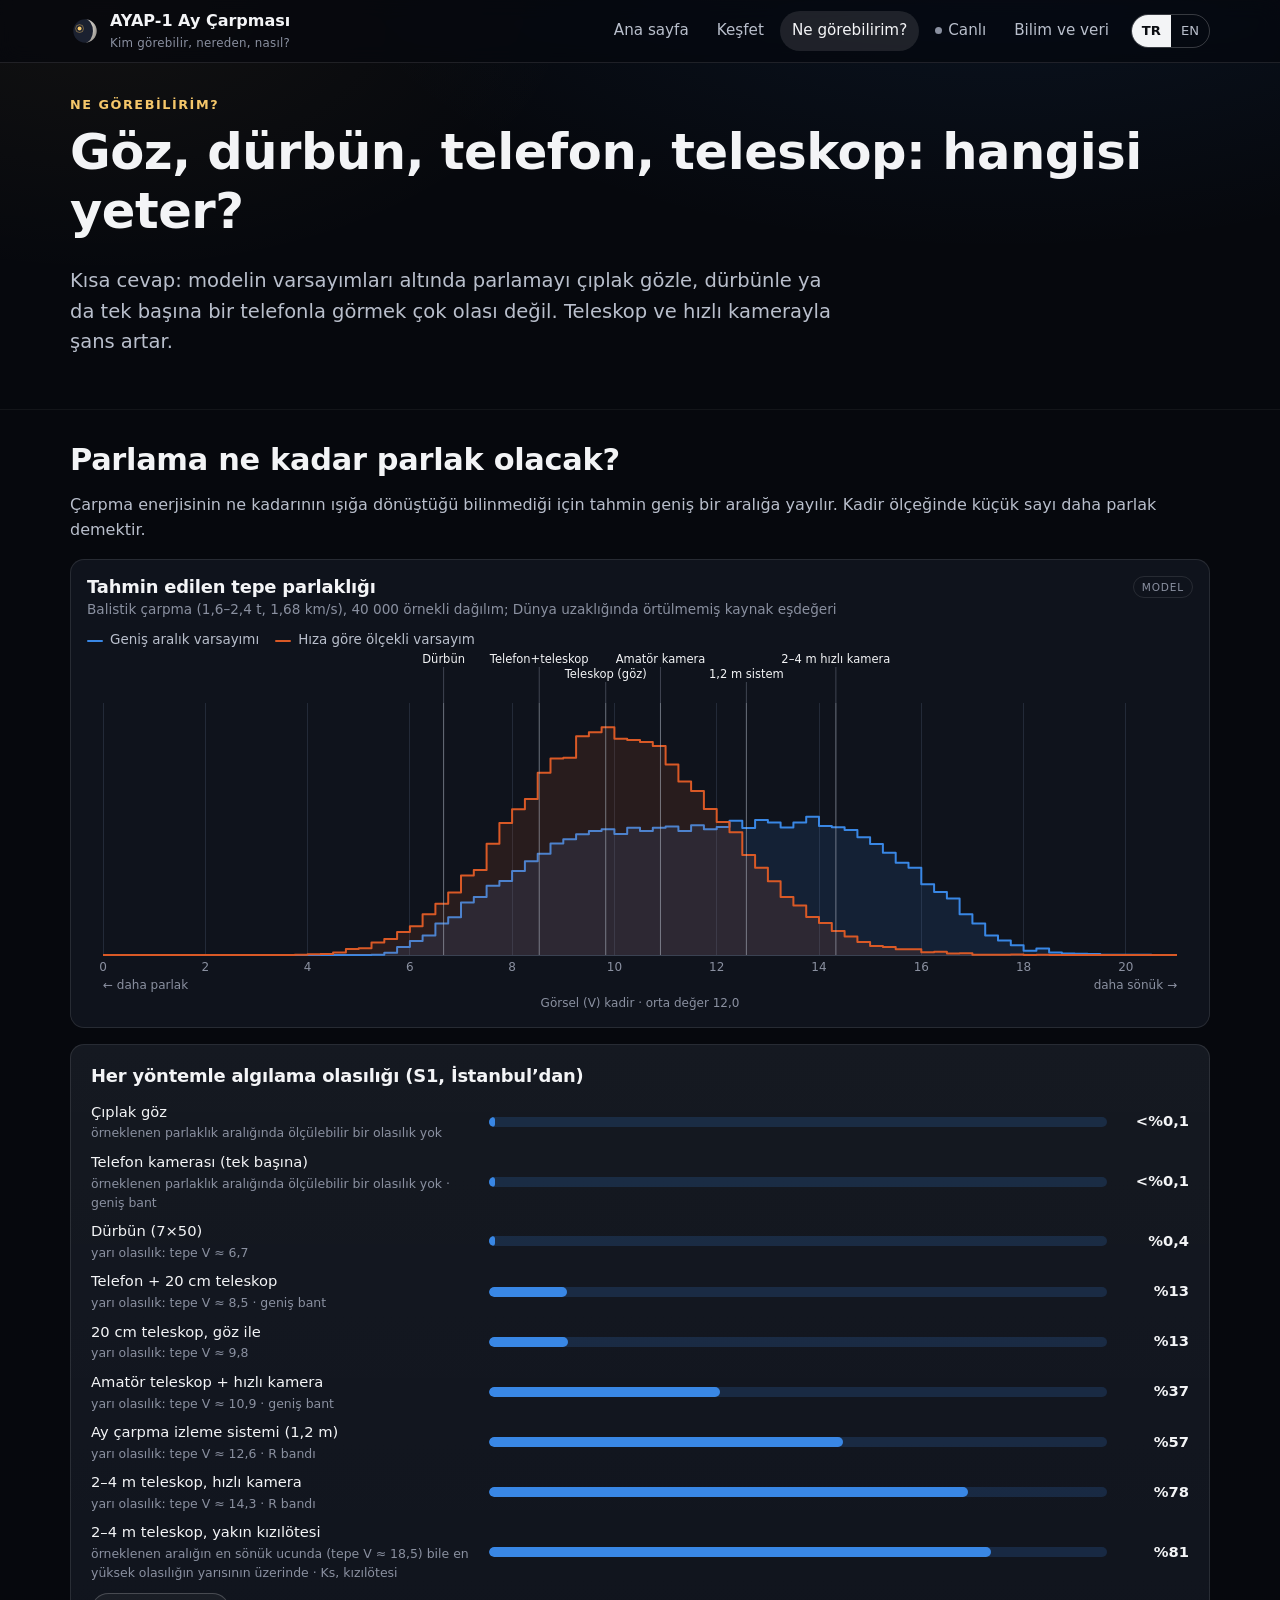
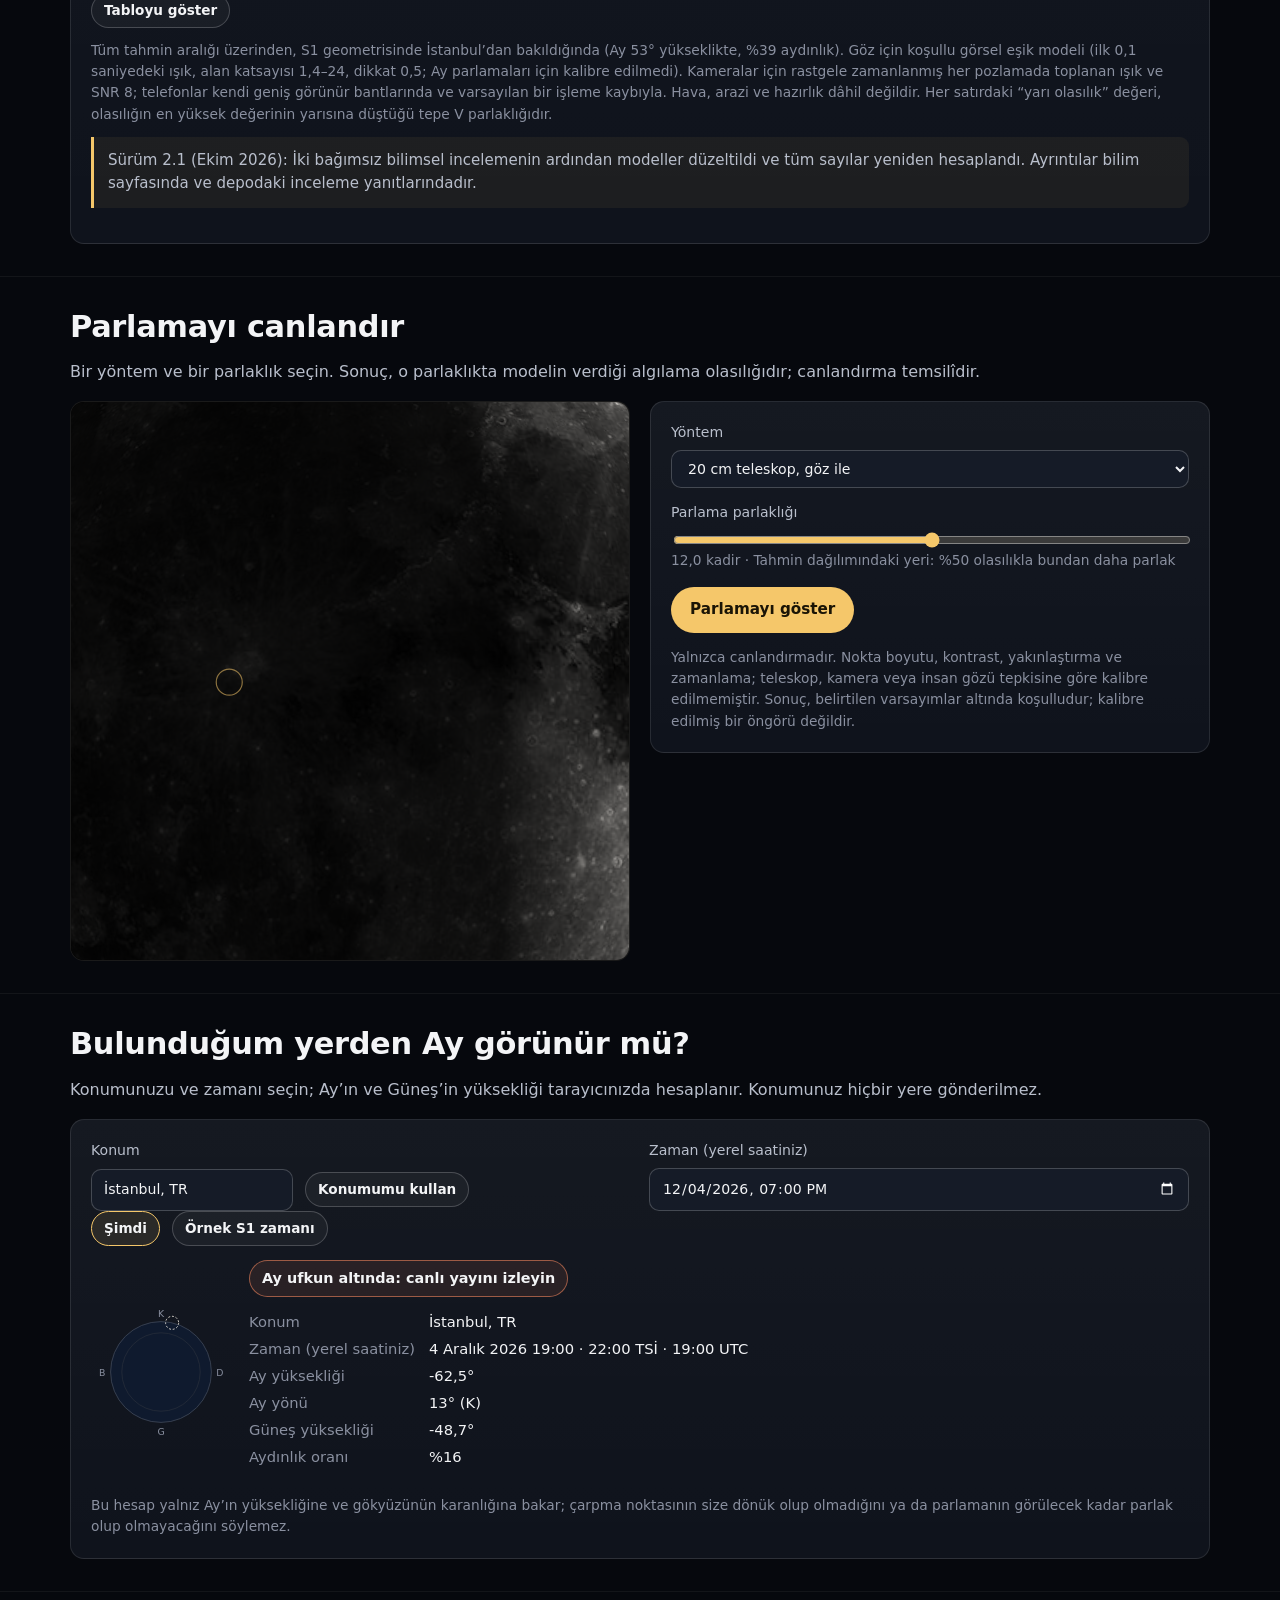
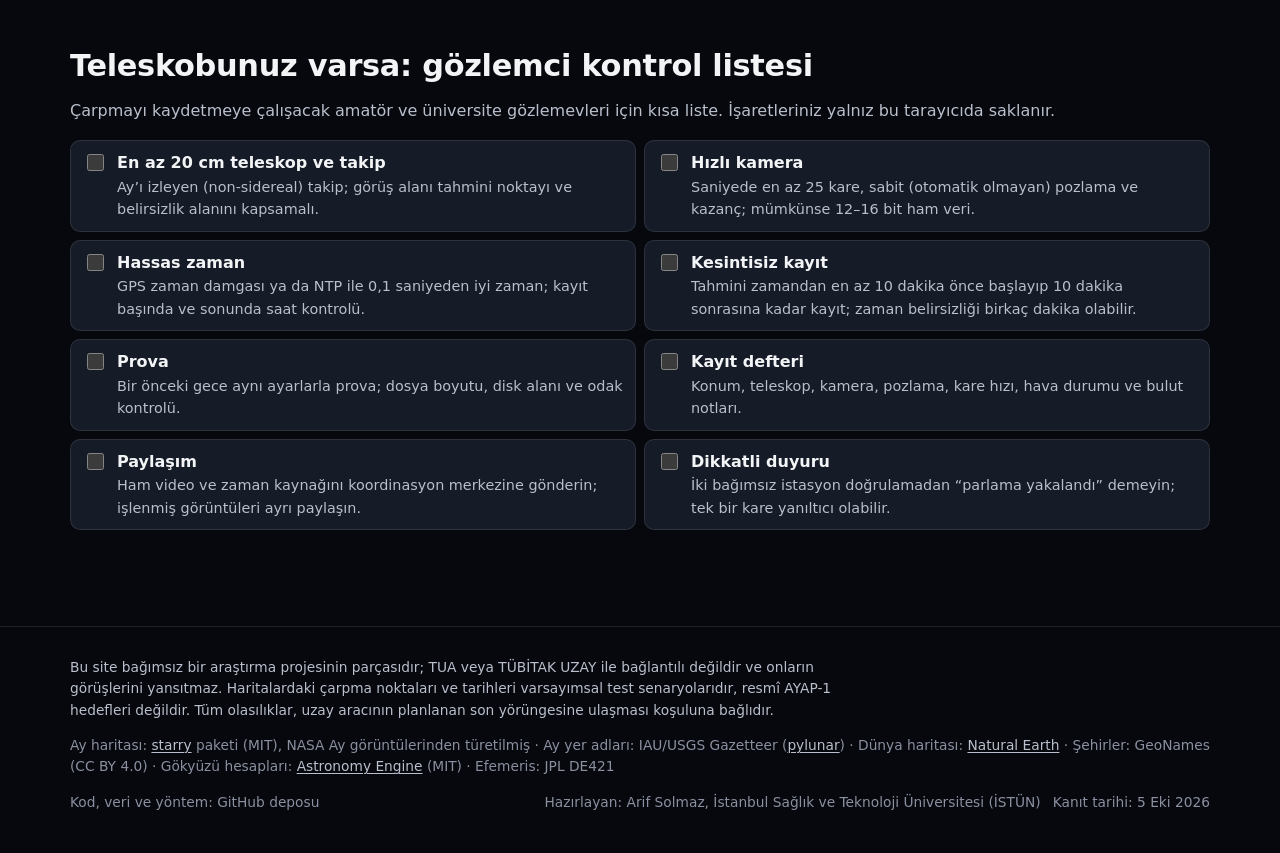
<file: site/see.html>
<!doctype html>
<html lang="tr">
<head>
<meta charset="utf-8">
<meta name="viewport" content="width=device-width, initial-scale=1">
<title>Ne görebilirim? · AYAP-1 Ay Çarpması</title>
<meta name="description" content="Çıplak göz, dürbün, telefon ve teleskopla AYAP-1 çarpma parlamasını görmek mümkün mü? Bulunduğunuz yerden Ay görünür mü?">
<meta property="og:title" content="AYAP-1 Ay Çarpması — Ne görebilirim?">
<meta property="og:image" content="assets/img/og.png">
<meta name="theme-color" content="#06080d">
<link rel="icon" href="assets/img/favicon.svg" type="image/svg+xml">
<link rel="stylesheet" href="assets/css/style.css">
</head>
<body data-page="see" data-title-key="nav.see">
<a class="skip" href="#main">Skip to content</a>
<header id="site-header"></header>
<main id="main">
  <section class="section tight">
    <div class="container">
      <div class="kicker" data-i18n="see.kicker"></div>
      <h1 data-i18n="see.title"></h1>
      <p class="lead" data-i18n="see.lead"></p>
    </div>
  </section>

  <section class="section tight">
    <div class="container">
      <h2 data-i18n="see.ladder_title"></h2>
      <p class="secondary" data-i18n="see.ladder_lead"></p>
      <div class="viz">
        <div class="viz-head"><div><h3 data-i18n="see.hist_title"></h3><div class="sub" data-i18n="see.hist_sub"></div></div><span class="evid" data-i18n="common.model"></span></div>
        <div id="dist"></div>
      </div>
      <div class="card" style="margin-top:16px">
        <h3 data-i18n="see.rows_title"></h3>
        <div class="ladder" id="ladder"></div>
        <div id="ladder-table"></div>
        <p class="small muted" style="margin:12px 0 0" data-i18n="see.rows_note"></p>
        <p class="note" style="margin-top:12px" data-i18n="common.revision"></p>
      </div>
    </div>
  </section>

  <section class="section tight">
    <div class="container">
      <h2 data-i18n="see.sim_title"></h2>
      <p class="secondary" data-i18n="see.sim_lead"></p>
      <div class="sim">
        <div class="sim-view"><canvas id="sim-moon" aria-label="Simulated view"></canvas><div class="sim-msg hidden" id="sim-msg" aria-live="polite"></div></div>
        <div class="card">
          <label class="field"><span data-i18n="see.sim_method"></span><select id="sim-method"></select></label>
          <div style="height:14px"></div>
          <label class="field"><span data-i18n="see.sim_bright"></span><input type="range" id="sim-bright" min="2" max="98" value="50" step="1"></label>
          <div class="small muted" id="sim-bright-hint"></div>
          <div style="height:16px"></div>
          <button class="btn primary" id="sim-play" type="button" data-i18n="see.sim_play"></button>
          <div style="margin-top:14px" id="sim-result"></div>
          <p class="small muted" style="margin:14px 0 0" data-i18n="see.sim_note"></p>
        </div>
      </div>
    </div>
  </section>

  <section class="section tight">
    <div class="container">
      <h2 data-i18n="see.loc_title"></h2>
      <p class="secondary" data-i18n="see.loc_lead"></p>
      <div class="card" id="loc"></div>
    </div>
  </section>

  <section class="section">
    <div class="container">
      <h2 data-i18n="see.kit_title"></h2>
      <p class="secondary" data-i18n="see.kit_lead"></p>
      <ul class="checklist" id="kit"></ul>
    </div>
  </section>
</main>
<footer id="site-footer"></footer>
<script src="assets/vendor/astronomy.browser.min.js"></script>
<script type="module" src="assets/js/pages/see.js"></script>
</body>
</html>
</file>
<file: site/assets/css/style.css>
/* AYAP-1 Impact Live — site styles (dark, single theme) */
:root {
  color-scheme: dark;
  --bg: #06080d;
  --surface-1: #0f131c;
  --surface-2: #151b27;
  --surface-3: #1c2433;
  --border: rgba(255, 255, 255, 0.10);
  --border-strong: rgba(255, 255, 255, 0.20);
  --text-1: #f3f4f6;
  --text-2: #b9bfcc;
  --text-3: #8a90a0;
  --accent: #f5c76a;
  --accent-ink: #1a1405;
  --link: #8ab4ff;
  --series-1: #3987e5;
  --series-2: #d95926;
  --series-3: #199e70;
  --good: #0ca30c;
  --warning: #fab219;
  --serious: #ec835a;
  --critical: #d03b3b;
  --grid: #232a38;
  --axis: #3a4252;
  --radius: 14px;
  --radius-sm: 9px;
  --font: system-ui, -apple-system, "Segoe UI", Roboto, "Helvetica Neue", Arial, sans-serif;
  --mono: ui-monospace, SFMono-Regular, Menlo, Consolas, monospace;
  --max: 1180px;
}
* { box-sizing: border-box; }
html { -webkit-text-size-adjust: 100%; }
body {
  margin: 0; font-family: var(--font); color: var(--text-1); line-height: 1.55; font-size: 16px;
  background:
    radial-gradient(1100px 520px at 78% -8%, rgba(57, 135, 229, 0.10), transparent 62%),
    radial-gradient(800px 460px at 8% 0%, rgba(245, 199, 106, 0.05), transparent 60%),
    var(--bg);
  background-attachment: fixed;
  min-height: 100vh;
}
img, canvas, svg { max-width: 100%; }
a { color: var(--link); text-decoration-thickness: 1px; text-underline-offset: 2px; }
a:hover { color: #b3cdff; }
h1, h2, h3, h4 { line-height: 1.2; margin: 0 0 .5em; font-weight: 650; letter-spacing: -0.01em; }
h1 { font-size: clamp(1.9rem, 4.2vw, 3.1rem); }
h2 { font-size: clamp(1.4rem, 2.6vw, 1.9rem); }
h3 { font-size: 1.12rem; }
p { margin: 0 0 1em; }
small, .small { font-size: .86rem; }
.muted { color: var(--text-3); }
.secondary { color: var(--text-2); }
.container { max-width: var(--max); margin: 0 auto; padding: 0 20px; }
@media (max-width: 600px) { .container { padding: 0 16px; } }
.skip { position: absolute; left: -999px; top: 0; background: var(--accent); color: var(--accent-ink); padding: 8px 12px; z-index: 100; }
.skip:focus { left: 8px; top: 8px; }
:focus-visible { outline: 2px solid var(--accent); outline-offset: 2px; border-radius: 4px; }

/* ------------------------------------------------------------------ header */
.site-header { position: sticky; top: 0; z-index: 50; backdrop-filter: saturate(140%) blur(10px); -webkit-backdrop-filter: saturate(140%) blur(10px);
  background: rgba(6, 8, 13, 0.72); border-bottom: 1px solid var(--border); }
.site-header .container { display: flex; align-items: center; gap: 18px; min-height: 62px; }
.brand { display: flex; align-items: center; gap: 10px; color: var(--text-1); text-decoration: none; font-weight: 650; white-space: nowrap; }
.brand svg { width: 30px; height: 30px; flex: none; }
.brand small { display: block; font-weight: 450; color: var(--text-3); font-size: .74rem; letter-spacing: .02em; }
.nav { display: flex; gap: 4px; margin-left: auto; align-items: center; }
.nav a { color: var(--text-2); text-decoration: none; padding: 8px 12px; border-radius: 999px; font-size: .95rem; }
.nav a:hover { color: var(--text-1); background: rgba(255, 255, 255, 0.06); }
.nav a[aria-current="page"] { color: var(--text-1); background: rgba(255, 255, 255, 0.10); }
.nav .live-dot { display: inline-block; width: 7px; height: 7px; border-radius: 50%; background: var(--text-3); margin-right: 6px; vertical-align: 1px; }
.nav .live-dot.on { background: var(--critical); box-shadow: 0 0 0 3px rgba(208, 59, 59, .25); animation: pulse 1.6s infinite; }
@keyframes pulse { 50% { box-shadow: 0 0 0 6px rgba(208, 59, 59, 0); } }
.lang { display: inline-flex; border: 1px solid var(--border-strong); border-radius: 999px; overflow: hidden; margin-left: 6px; flex: none; }
.lang button { background: none; border: 0; color: var(--text-2); font: inherit; font-size: .82rem; padding: 6px 10px; cursor: pointer; }
.lang button[aria-pressed="true"] { background: var(--text-1); color: #0b0d12; font-weight: 650; }
.menu-btn { display: none; margin-left: auto; background: none; border: 1px solid var(--border-strong); color: var(--text-1); border-radius: 10px; padding: 6px 10px; font: inherit; }
@media (max-width: 920px) {
  .menu-btn { display: inline-block; }
  .nav { position: absolute; left: 0; right: 0; top: 62px; flex-direction: column; align-items: stretch; background: rgba(8, 10, 16, 0.97); border-bottom: 1px solid var(--border); padding: 10px 16px 16px; display: none; }
  .nav.open { display: flex; }
  .nav a { border-radius: 10px; padding: 12px; }
  .lang { align-self: flex-start; margin: 8px 0 0; }
}

/* ------------------------------------------------------------------ layout pieces */
main { display: block; }
.section { padding: 56px 0; }
.section.tight { padding: 32px 0; }
.section + .section { border-top: 1px solid rgba(255, 255, 255, 0.05); }
.kicker { color: var(--accent); font-size: .8rem; font-weight: 650; letter-spacing: .12em; text-transform: uppercase; margin-bottom: .6em; }
.lead { font-size: clamp(1.05rem, 1.7vw, 1.22rem); color: var(--text-2); max-width: 62ch; }
.grid { display: grid; gap: 18px; }
.grid.two { grid-template-columns: repeat(2, minmax(0, 1fr)); }
.grid.three { grid-template-columns: repeat(3, minmax(0, 1fr)); }
.grid.four { grid-template-columns: repeat(4, minmax(0, 1fr)); }
@media (max-width: 980px) { .grid.four { grid-template-columns: repeat(2, minmax(0, 1fr)); } .grid.three { grid-template-columns: repeat(2, minmax(0, 1fr)); } }
@media (max-width: 720px) { .grid.two, .grid.three, .grid.four { grid-template-columns: minmax(0, 1fr); } }
.grid > * { min-width: 0; }                 /* long preformatted lines scroll inside their card (re-audit WB-N04) */
.card { background: linear-gradient(180deg, rgba(255,255,255,0.025), rgba(255,255,255,0)), var(--surface-1); border: 1px solid var(--border); border-radius: var(--radius); padding: 20px; }
.card.pad-lg { padding: 26px; }
.card h3 { margin-top: 0; }
.card .icon { width: 34px; height: 34px; border-radius: 10px; display: grid; place-items: center; background: rgba(255,255,255,0.06); margin-bottom: 12px; color: var(--accent); }
a.card { color: inherit; text-decoration: none; display: block; transition: border-color .15s, transform .15s; }
a.card:hover { border-color: var(--border-strong); transform: translateY(-2px); }
.note { border-left: 3px solid var(--accent); background: rgba(245, 199, 106, 0.06); padding: 12px 14px; border-radius: 0 var(--radius-sm) var(--radius-sm) 0; color: var(--text-2); font-size: .94rem; }
.note.info { border-left-color: var(--series-1); background: rgba(57, 135, 229, 0.08); }
.hr { height: 1px; background: var(--border); margin: 22px 0; }
.row { display: flex; gap: 12px; align-items: center; flex-wrap: wrap; }
.spacer { flex: 1; }

/* ------------------------------------------------------------------ hero */
.hero { padding: 54px 0 30px; }
.hero .container { display: grid; grid-template-columns: minmax(0, 1.05fr) minmax(0, 0.95fr); gap: 40px; align-items: center; }
@media (max-width: 920px) { .hero .container { grid-template-columns: 1fr; } }
.hero-moon { position: relative; aspect-ratio: 1 / 1; width: 100%; max-width: 520px; justify-self: center; }
.hero-moon canvas { width: 100%; height: 100%; display: block; }
.hero-moon .halo { position: absolute; inset: 8%; border-radius: 50%; box-shadow: 0 0 120px 30px rgba(140, 170, 255, 0.07); pointer-events: none; }
.moon-caption { text-align: center; color: var(--text-3); font-size: .86rem; margin-top: 8px; }
.cta { display: flex; gap: 10px; flex-wrap: wrap; margin-top: 18px; }

/* ------------------------------------------------------------------ buttons, chips, tabs, inputs */
.btn { display: inline-flex; align-items: center; gap: 8px; border-radius: 999px; padding: 10px 18px; font: inherit; font-weight: 600; font-size: .95rem; cursor: pointer;
  border: 1px solid var(--border-strong); background: rgba(255, 255, 255, 0.04); color: var(--text-1); text-decoration: none; }
.btn:hover { background: rgba(255, 255, 255, 0.09); color: var(--text-1); }
.btn.primary { background: var(--accent); color: var(--accent-ink); border-color: transparent; }
.btn.primary:hover { background: #ffd88a; color: var(--accent-ink); }
.btn.small { padding: 6px 12px; font-size: .85rem; }
.btn[disabled] { opacity: .5; cursor: not-allowed; }
.btn[aria-pressed="true"] { border-color: var(--accent); color: var(--text-1); background: rgba(245, 199, 106, 0.10); }
.chips { display: flex; flex-wrap: wrap; gap: 8px; }
.chip { display: inline-flex; align-items: center; gap: 7px; padding: 7px 12px; border-radius: 999px; border: 1px solid var(--border); background: var(--surface-1); color: var(--text-2); font: inherit; font-size: .9rem; cursor: pointer; }
.chip:hover { border-color: var(--border-strong); color: var(--text-1); }
.chip[aria-pressed="true"] { border-color: var(--accent); color: var(--text-1); background: rgba(245, 199, 106, 0.10); }
.chip .sym { font-size: .78rem; }
.tabs { display: inline-flex; background: var(--surface-1); border: 1px solid var(--border); border-radius: 999px; padding: 3px; gap: 2px; flex-wrap: wrap; }
.tabs button { background: none; border: 0; color: var(--text-2); font: inherit; font-size: .9rem; padding: 7px 14px; border-radius: 999px; cursor: pointer; }
.tabs button[aria-selected="true"] { background: var(--surface-3); color: var(--text-1); font-weight: 600; }
label.field { display: grid; gap: 6px; font-size: .88rem; color: var(--text-2); }
input[type="text"], input[type="search"], input[type="datetime-local"], select {
  font: inherit; color: var(--text-1); background: var(--surface-2); border: 1px solid var(--border-strong); border-radius: 10px; padding: 9px 12px; min-width: 0; }
input[type="range"] { width: 100%; accent-color: var(--accent); }
.toggle { display: inline-flex; align-items: center; gap: 8px; color: var(--text-2); font-size: .9rem; cursor: pointer; user-select: none; }
.toggle input { accent-color: var(--accent); width: 16px; height: 16px; }

/* ------------------------------------------------------------------ status / class badges */
.badge { display: inline-flex; align-items: center; gap: 6px; font-size: .8rem; font-weight: 600; padding: 3px 10px 3px 8px; border-radius: 999px; border: 1px solid var(--border); background: rgba(255,255,255,0.04); color: var(--text-1); white-space: nowrap; }
.badge .dot { width: 9px; height: 9px; border-radius: 50%; flex: none; }
.badge.favourable .dot { background: var(--good); }
.badge.intermediate .dot { background: var(--warning); border-radius: 2px; transform: rotate(45deg); width: 8px; height: 8px; }
.badge.unfavourable .dot { background: transparent; border: 2px solid var(--serious); }
.badge.test .dot { background: var(--text-3); border-radius: 2px; }
.badge.planning .dot { background: var(--text-3); }
.badge.announced .dot { background: var(--warning); }
.badge.live .dot { background: var(--critical); animation: pulse 1.6s infinite; }
.badge.completed .dot { background: var(--good); }
.badge.demo { border-color: var(--accent); color: var(--accent); }
.badge.demo .dot { background: var(--accent); }

/* ------------------------------------------------------------------ stat tiles */
.stats { display: grid; grid-template-columns: repeat(4, minmax(0, 1fr)); gap: 14px; }
@media (max-width: 980px) { .stats { grid-template-columns: repeat(2, minmax(0, 1fr)); } }
@media (max-width: 460px) { .stats { grid-template-columns: 1fr; } }
.stat { background: var(--surface-1); border: 1px solid var(--border); border-radius: var(--radius); padding: 16px 18px; }
.stat .label { color: var(--text-2); font-size: .88rem; }
.stat .value { font-size: 2.1rem; font-weight: 650; letter-spacing: -0.02em; margin: 4px 0 2px; }
.stat .sub { color: var(--text-3); font-size: .82rem; }
.stat.hero .value { font-size: 2.6rem; }

/* ------------------------------------------------------------------ figures, canvases, charts */
.viz { background: var(--surface-1); border: 1px solid var(--border); border-radius: var(--radius); padding: 16px; position: relative; }
.viz-head { display: flex; align-items: flex-start; gap: 12px; flex-wrap: wrap; margin-bottom: 10px; }
.viz-head h3 { margin: 0; }
.viz-head .sub { color: var(--text-3); font-size: .85rem; margin-top: 2px; }
.viz-head .tools { margin-left: auto; display: flex; gap: 8px; flex-wrap: wrap; align-items: center; }
.viz canvas { display: block; width: 100%; }
.viz .moon-wrap { position: relative; width: 100%; max-width: 560px; margin: 0 auto; aspect-ratio: 1 / 1; }
.viz .moon-wrap canvas { width: 100%; height: 100%; }
.viz .map-wrap { position: relative; width: 100%; aspect-ratio: 2.6 / 1; }
.viz .map-wrap canvas { width: 100%; height: 100%; }
.legend { display: flex; flex-wrap: wrap; gap: 6px 16px; color: var(--text-2); font-size: .84rem; margin-top: 10px; }
.legend .key { display: inline-flex; align-items: center; gap: 7px; }
.legend .sw { width: 12px; height: 12px; border-radius: 3px; flex: none; }
.legend .sw.line { height: 2px; width: 16px; border-radius: 2px; }
.legend .sw.ring { border-radius: 50%; border: 2px solid currentColor; background: transparent; }
.legend .sw.round { border-radius: 50%; }
.evid { margin-left: auto; align-self: flex-start; font-size: .66rem; letter-spacing: .08em; color: var(--text-3); text-transform: uppercase; border: 1px solid var(--border); border-radius: 999px; padding: 2px 8px; white-space: nowrap; }
.chart svg { display: block; width: 100%; height: auto; overflow: visible; }
.chart text { fill: var(--text-2); font-family: var(--font); font-size: 12px; }
.chart .tick text { fill: var(--text-3); font-variant-numeric: tabular-nums; }
.chart .gridline { stroke: var(--grid); stroke-width: 1; shape-rendering: crispEdges; }
.chart .axisline { stroke: var(--axis); stroke-width: 1; shape-rendering: crispEdges; }
.chart .mark { transition: opacity .12s; }
.chart .mark:hover, .chart .mark:focus { opacity: .82; outline: none; }
.chart .dim { opacity: .5; }
.table-toggle { margin-top: 10px; }
.data-table { width: 100%; border-collapse: collapse; font-size: .88rem; margin-top: 10px; }
.data-table th, .data-table td { text-align: left; padding: 7px 8px; border-bottom: 1px solid var(--border); }
.data-table td.num, .data-table th.num { text-align: right; font-variant-numeric: tabular-nums; }
.data-table th { color: var(--text-2); font-weight: 600; }
.tooltip { position: fixed; z-index: 80; pointer-events: none; background: #0b0e15; border: 1px solid var(--border-strong); border-radius: 10px; padding: 9px 11px; font-size: .84rem; color: var(--text-2); box-shadow: 0 10px 30px rgba(0,0,0,.45); max-width: 280px; opacity: 0; transition: opacity .1s; }
.tooltip.show { opacity: 1; }
.tooltip strong { color: var(--text-1); font-size: .95rem; }
.tooltip .tl-row { display: flex; align-items: center; gap: 8px; margin-top: 3px; }
.tooltip .tl-key { width: 12px; height: 2px; border-radius: 2px; flex: none; }

/* ------------------------------------------------------------------ ladder rows (what could I see) */
.ladder { display: grid; gap: 8px; margin-top: 14px; }
.ladder .lrow { display: grid; grid-template-columns: minmax(150px, 1.25fr) minmax(0, 2fr) 70px; gap: 12px; align-items: center; font-size: .92rem; }
.ladder .lname { color: var(--text-1); }
.ladder .lname small { display: block; color: var(--text-3); font-size: .78rem; }
.ladder .meter { height: 10px; border-radius: 999px; background: rgba(57, 135, 229, 0.18); overflow: hidden; }
.ladder .meter span { display: block; height: 100%; border-radius: 999px; background: var(--series-1); }
.ladder .lval { text-align: right; font-variant-numeric: tabular-nums; color: var(--text-1); font-weight: 600; }
@media (max-width: 560px) { .ladder .lrow { grid-template-columns: 1fr 60px; } .ladder .meter { grid-column: 1 / -1; order: 3; } }

/* ------------------------------------------------------------------ simulator */
.sim { display: grid; grid-template-columns: minmax(0, 1fr) minmax(0, 1fr); gap: 20px; align-items: start; }
@media (max-width: 860px) { .sim { grid-template-columns: 1fr; } }
.sim-view { position: relative; background: #000; border-radius: var(--radius); overflow: hidden; aspect-ratio: 1 / 1; border: 1px solid var(--border); }
.sim-view canvas { position: absolute; inset: 0; width: 100%; height: 100%; }
.sim-view .eyepiece { position: absolute; inset: 0; pointer-events: none; }
.sim-msg { position: absolute; left: 12px; right: 12px; bottom: 12px; text-align: center; font-size: .9rem; color: var(--text-1); background: rgba(0,0,0,.55); border-radius: 10px; padding: 8px 10px; }
.result-pill { display: inline-flex; gap: 8px; align-items: center; padding: 6px 12px; border-radius: 999px; font-weight: 600; font-size: .9rem; border: 1px solid var(--border-strong); }
.result-pill.yes { border-color: rgba(12, 163, 12, .6); background: rgba(12, 163, 12, .12); }
.result-pill.no { border-color: rgba(236, 131, 90, .6); background: rgba(236, 131, 90, .10); }
.result-pill.maybe { border-color: rgba(237, 161, 0, .6); background: rgba(237, 161, 0, .10); }
.result-pill { white-space: normal; text-align: left; max-width: 100%; }

/* ------------------------------------------------------------------ location check */
.loc-result { display: grid; grid-template-columns: 140px minmax(0, 1fr); gap: 18px; align-items: center; margin-top: 14px; }
@media (max-width: 560px) { .loc-result { grid-template-columns: 1fr; } }
.verdict { font-size: 1.15rem; font-weight: 650; margin-bottom: 4px; }
.kv { display: grid; grid-template-columns: fit-content(40%) minmax(0, 1fr); gap: 4px 14px; font-size: .92rem; }
.kv dt { color: var(--text-3); }
.kv dd { margin: 0; color: var(--text-1); font-variant-numeric: tabular-nums; }
@media (max-width: 560px) { .kv { grid-template-columns: 1fr; gap: 0; } .kv dt { font-size: .82rem; margin-top: 8px; } }

/* ------------------------------------------------------------------ live page */
.countdown { display: flex; gap: 12px; flex-wrap: wrap; margin: 14px 0; }
.countdown .unit { background: var(--surface-2); border: 1px solid var(--border); border-radius: 12px; padding: 12px 14px; min-width: 84px; text-align: center; }
.countdown .num { font-size: 2.2rem; font-weight: 650; font-variant-numeric: tabular-nums; }
.countdown .lab { color: var(--text-3); font-size: .78rem; text-transform: uppercase; letter-spacing: .08em; }
.timeline { list-style: none; margin: 0; padding: 0; position: relative; }
.timeline::before { content: ""; position: absolute; left: 11px; top: 6px; bottom: 6px; width: 2px; background: var(--grid); }
.timeline li { position: relative; padding: 0 0 18px 38px; }
.timeline li::before { content: ""; position: absolute; left: 4px; top: 4px; width: 16px; height: 16px; border-radius: 50%; background: var(--surface-1); border: 2px solid var(--axis); }
.timeline li.done::before { background: var(--good); border-color: var(--good); }
.timeline li.now::before { background: var(--accent); border-color: var(--accent); box-shadow: 0 0 0 5px rgba(245, 199, 106, .2); }
.timeline .when { color: var(--accent); font-size: .8rem; font-weight: 650; letter-spacing: .04em; }
.timeline .what { font-weight: 600; }
.timeline .detail { color: var(--text-2); font-size: .92rem; }
.updates { list-style: none; margin: 0; padding: 0; display: grid; gap: 10px; }
.updates li { background: var(--surface-2); border: 1px solid var(--border); border-radius: 12px; padding: 10px 12px; }
.updates time { color: var(--text-3); font-size: .8rem; display: block; }
.banner-demo { background: repeating-linear-gradient(135deg, rgba(245,199,106,.12) 0 12px, rgba(245,199,106,.05) 12px 24px); border: 1px solid rgba(245,199,106,.5); border-radius: 12px; padding: 10px 14px; color: var(--text-1); }
.embed { position: relative; aspect-ratio: 16 / 9; border-radius: 12px; overflow: hidden; border: 1px solid var(--border); background: #000; }
.embed iframe { position: absolute; inset: 0; width: 100%; height: 100%; border: 0; }

/* ------------------------------------------------------------------ checklist */
.checklist { list-style: none; margin: 0; padding: 0; display: grid; gap: 8px; grid-template-columns: repeat(2, minmax(0, 1fr)); }
@media (max-width: 760px) { .checklist { grid-template-columns: 1fr; } }
.checklist label { display: flex; gap: 10px; align-items: flex-start; background: var(--surface-2); border: 1px solid var(--border); border-radius: 10px; padding: 10px 12px; cursor: pointer; }
.checklist input { margin-top: 3px; accent-color: var(--good); width: 17px; height: 17px; flex: none; }
.checklist .ck-title { color: var(--text-1); font-weight: 600; }
.checklist .ck-detail { color: var(--text-2); font-size: .9rem; }

/* ------------------------------------------------------------------ gallery */
.gallery { display: grid; grid-template-columns: repeat(auto-fill, minmax(260px, 1fr)); gap: 16px; }
.gallery figure { margin: 0; background: var(--surface-1); border: 1px solid var(--border); border-radius: var(--radius); overflow: hidden; }
.gallery button { all: unset; cursor: zoom-in; display: block; width: 100%; }
.gallery img { display: block; width: 100%; aspect-ratio: 16 / 9; object-fit: contain; background: #fff; }
.gallery figcaption { padding: 10px 12px; font-size: .86rem; color: var(--text-2); }
.gallery figcaption b { color: var(--text-1); display: block; font-weight: 600; margin-bottom: 2px; }
.lightbox { position: fixed; inset: 0; background: rgba(0, 0, 0, .88); z-index: 90; display: none; align-items: center; justify-content: center; padding: 24px; }
.lightbox.open { display: flex; }
.lightbox img { max-width: 100%; max-height: 88vh; background: #fff; border-radius: 8px; }
.lightbox button { position: absolute; top: 16px; right: 16px; }
pre.code { max-width: 100%; background: #0a0d14; border: 1px solid var(--border); border-radius: 10px; padding: 12px 14px; overflow-x: auto; font-family: var(--mono); font-size: .86rem; color: #dfe6f3; }
ul.clean { padding-left: 1.1em; margin: 0 0 1em; }
ul.clean li { margin: .3em 0; color: var(--text-2); }
ul.clean li b { color: var(--text-1); }

/* ------------------------------------------------------------------ footer */
.site-footer { border-top: 1px solid var(--border); margin-top: 40px; padding: 30px 0 40px; color: var(--text-3); font-size: .86rem; }
.site-footer .container { display: grid; gap: 14px; }
.site-footer .disclaimer { color: var(--text-2); max-width: 90ch; }
.site-footer a { color: var(--text-2); }
.loading { color: var(--text-3); font-size: .9rem; }
.hidden { display: none !important; }
@media (prefers-reduced-motion: reduce) { * { animation: none !important; transition: none !important; } }
@media print { .site-header, .lang, .tools, .menu-btn { display: none !important; } body { background: #fff; color: #000; } }
</file>
